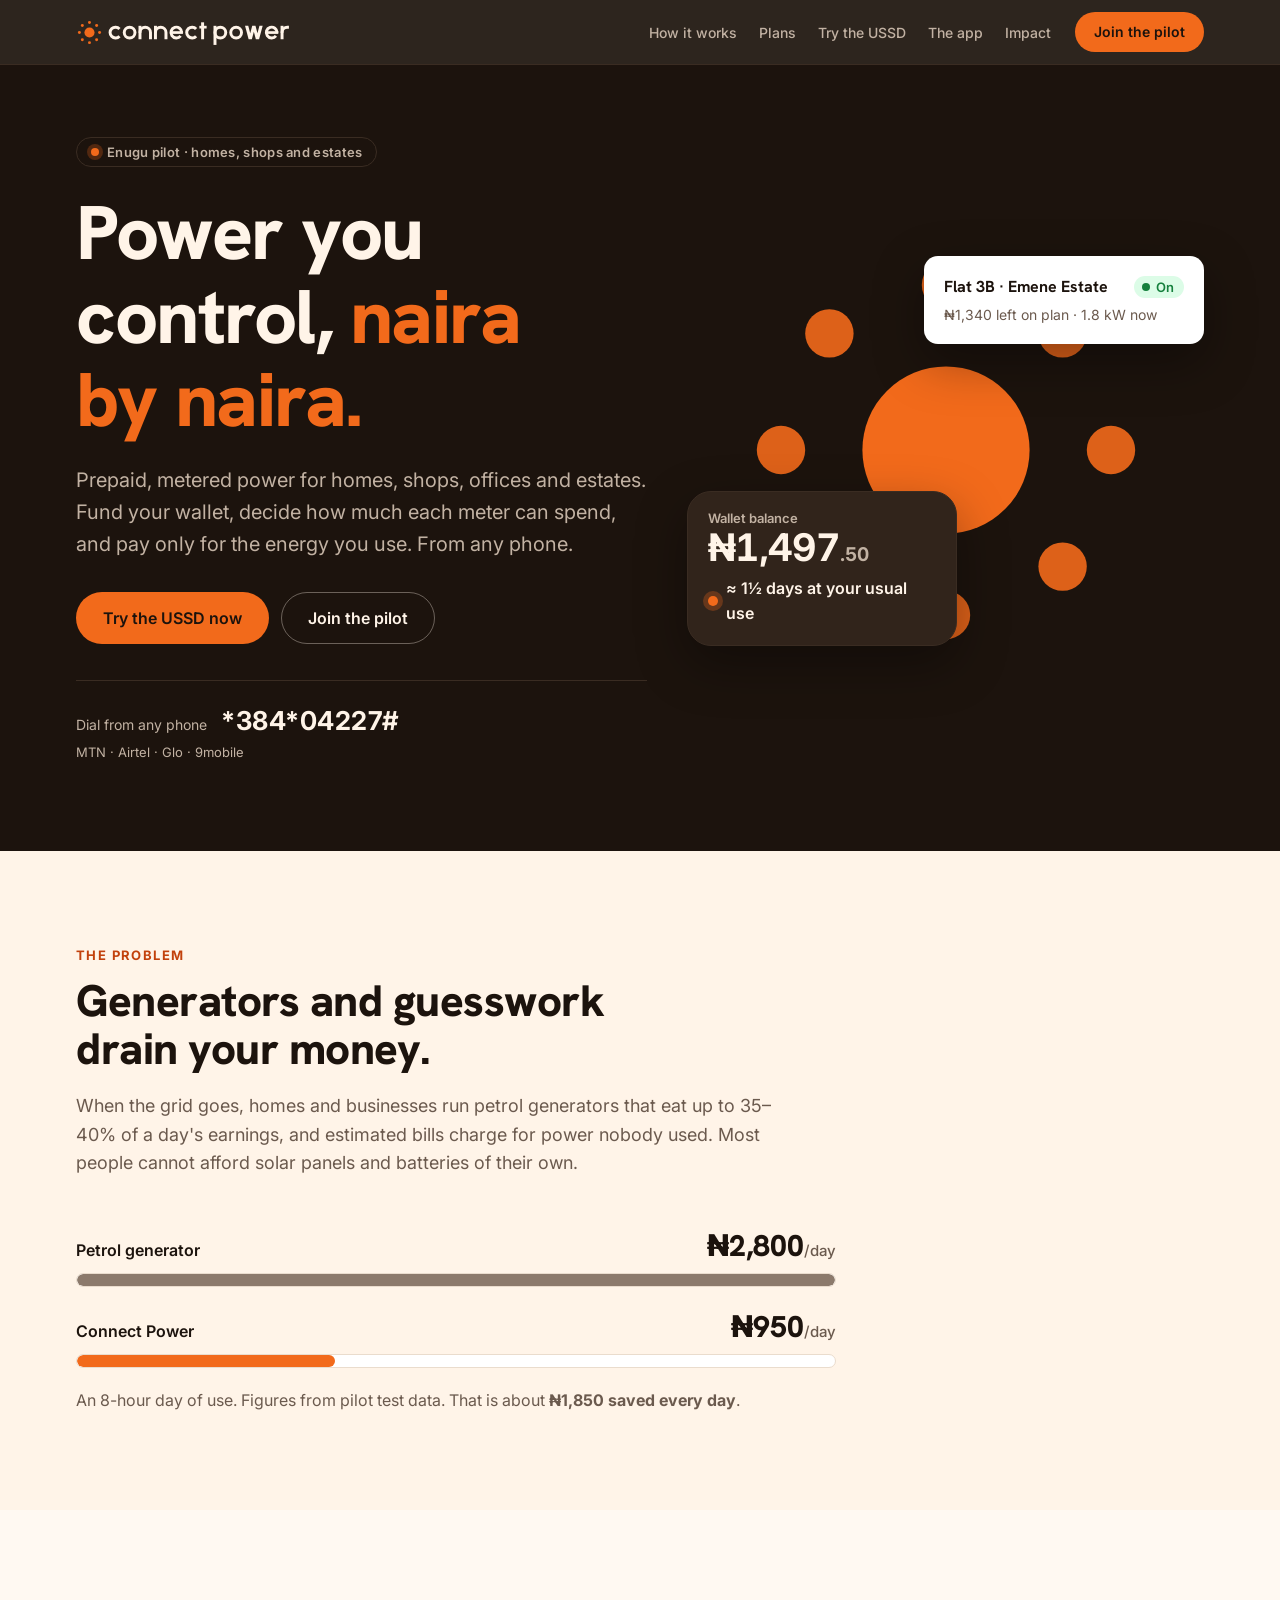
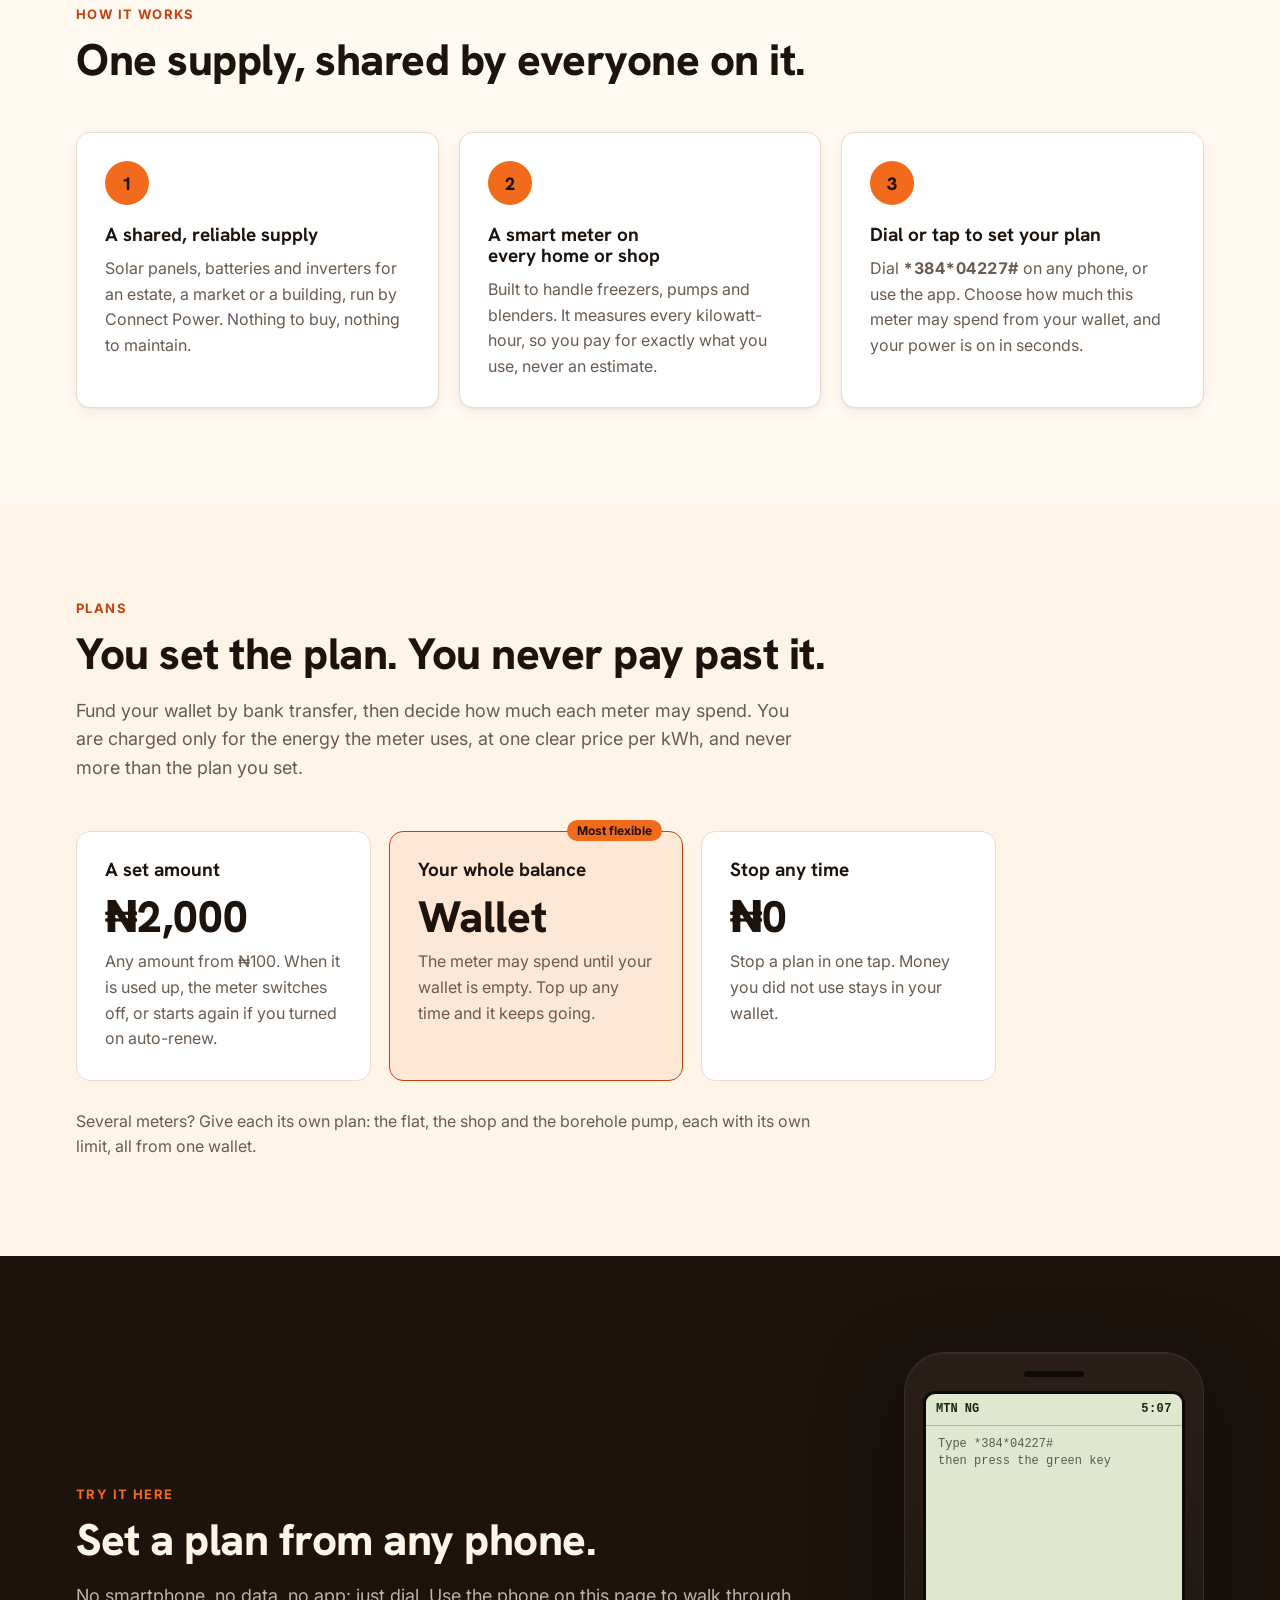
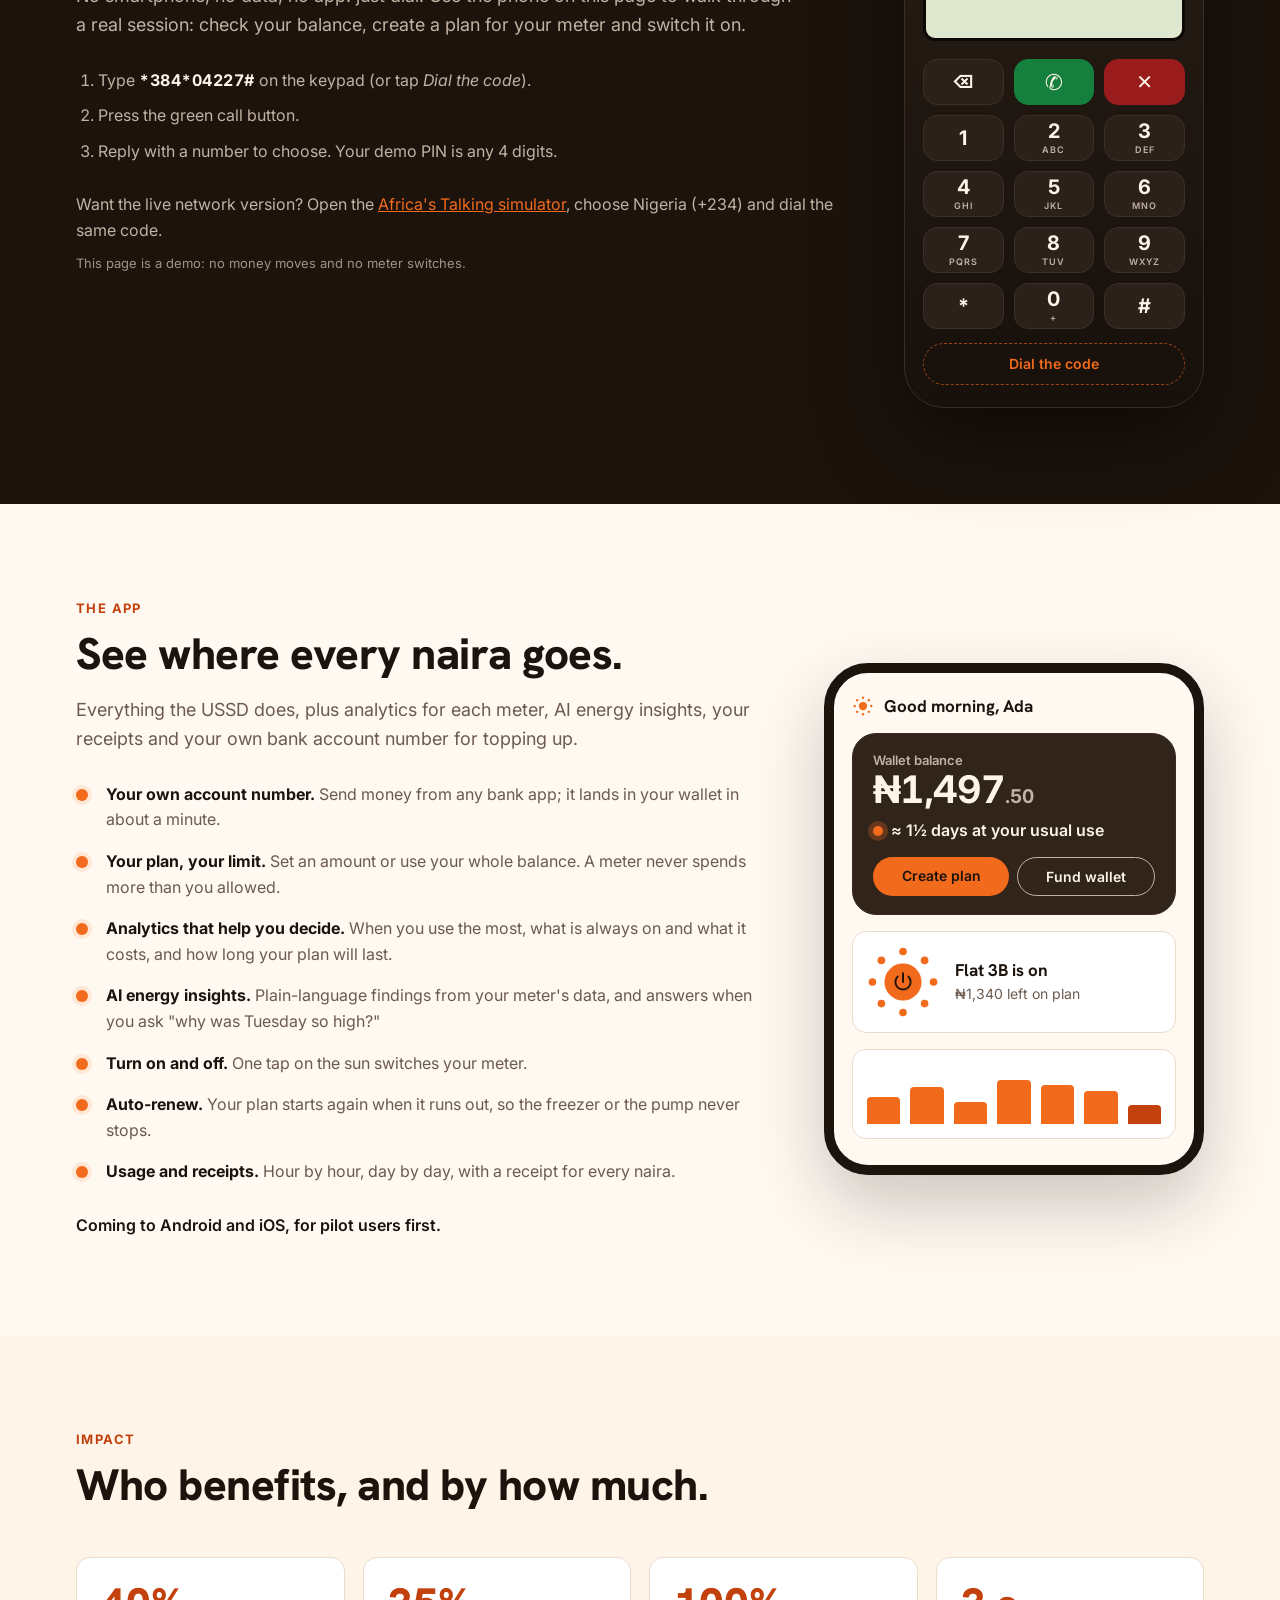
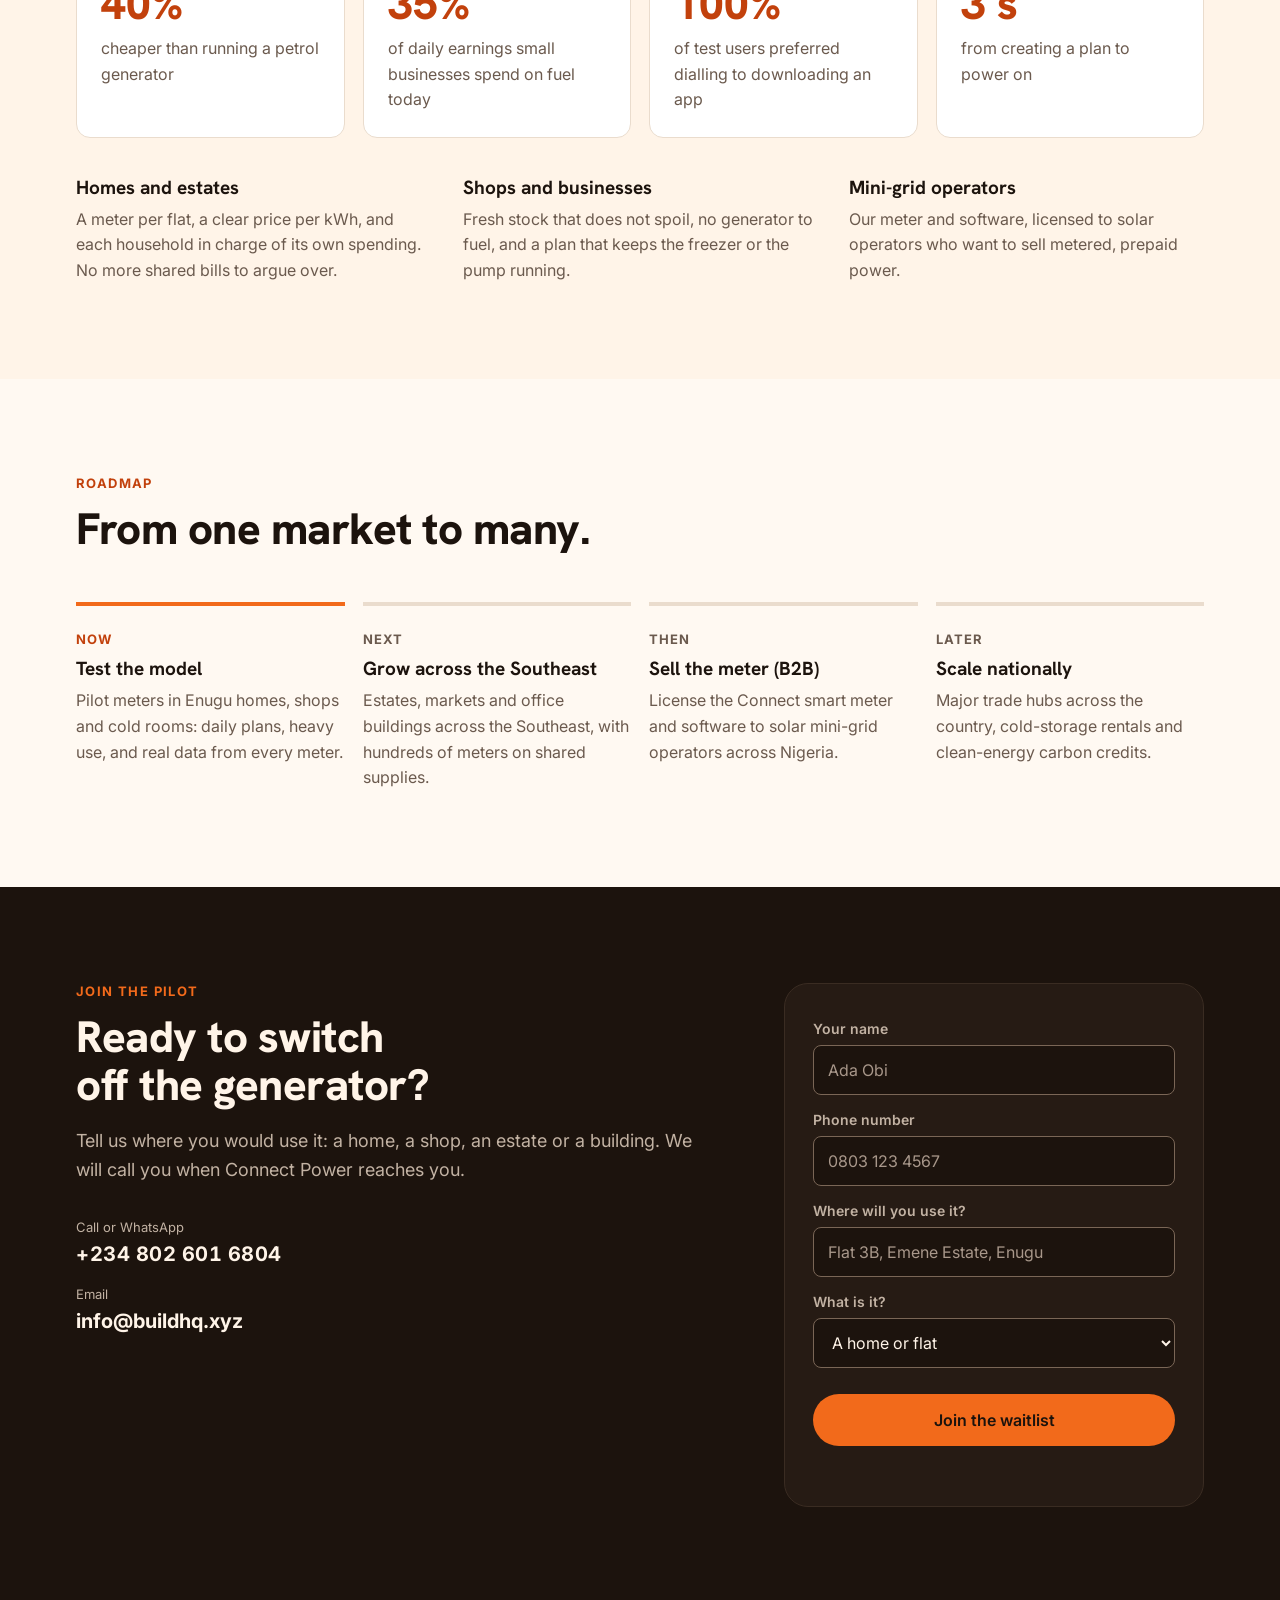
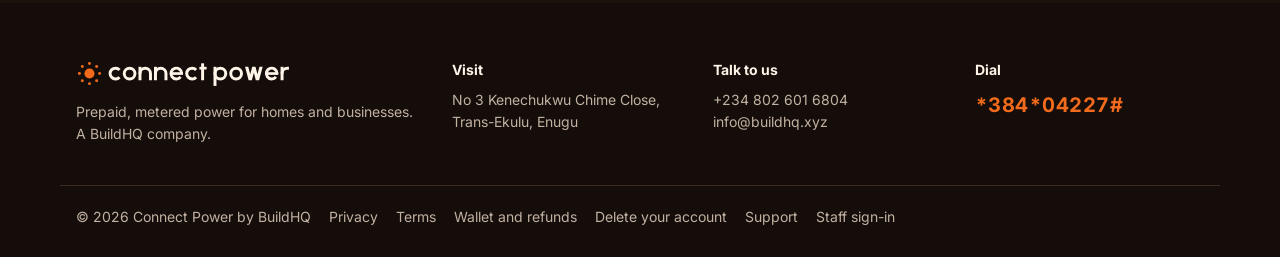
<file: index.html>
<!doctype html>
<html lang="en">
<head>
  <meta charset="utf-8">
  <meta name="viewport" content="width=device-width, initial-scale=1, viewport-fit=cover">
  <title>Connect Power: prepaid power you control</title>
  <meta name="description" content="Prepaid, metered power for homes, shops, offices and estates. Fund your wallet, set how much each meter can spend, and pay only for the energy you use. Dial *384*04227# or use the app.">
  <meta name="theme-color" content="#1C130D">
  <link rel="icon" href="/favicon.ico" sizes="48x48">
  <link rel="icon" href="/favicon.svg" type="image/svg+xml">
  <link rel="apple-touch-icon" href="/apple-touch-icon.png">
  <link rel="manifest" href="/site.webmanifest">
  <meta property="og:title" content="Connect Power: prepaid power you control">
  <meta property="og:description" content="Fund your wallet, set your own plan for each meter, and pay only for the energy you use.">
  <meta property="og:image" content="/icon-512.png">
  <meta property="og:type" content="website">
  <link rel="preconnect" href="https://fonts.googleapis.com">
  <link rel="preconnect" href="https://fonts.gstatic.com" crossorigin>
  <link rel="stylesheet" href="https://fonts.googleapis.com/css2?family=Hanken+Grotesk:wght@600;700;800&family=Inter:wght@400;500;600;700&display=swap">
  <link rel="stylesheet" href="/assets/styles.css">
</head>
<body>
  <a class="skip" href="#main">Skip to content</a>

  <header class="nav" id="top">
    <div class="wrap nav__inner">
      <a class="nav__logo" href="#top" aria-label="Connect Power home"><img src="/assets/brand/connect-power-horizontal-reversed.svg" alt="Connect Power" width="190" height="30"></a>
      <nav class="nav__links" aria-label="Main">
        <a href="#how">How it works</a>
        <a href="#plans">Plans</a>
        <a href="#try">Try the USSD</a>
        <a href="#app">The app</a>
        <a href="#impact">Impact</a>
      </nav>
      <a class="btn btn--sun btn--sm" href="#pilot">Join the pilot</a>
    </div>
  </header>

  <main id="main">
    <!-- HERO -->
    <section class="hero">
      <div class="wrap hero__grid">
        <div class="hero__copy">
          <p class="eyebrow"><span class="dot"></span>Enugu pilot · homes, shops and estates</p>
          <h1>Power you control, <em>naira by naira.</em></h1>
          <p class="lead">Prepaid, metered power for homes, shops, offices and estates. Fund your wallet, decide how much each meter can spend, and pay only for the energy you use. From any phone.</p>
          <div class="hero__ctas">
            <a class="btn btn--sun" href="#try">Try the USSD now</a>
            <a class="btn btn--ghost" href="#pilot">Join the pilot</a>
          </div>
          <div class="hero__dial">
            <span>Dial from any phone</span>
            <strong class="mono">*384*04227#</strong>
            <span class="hero__dial-note">MTN · Airtel · Glo · 9mobile</span>
          </div>
        </div>

        <div class="hero__visual" aria-hidden="true">
          <svg class="hero__sun" viewBox="0 0 400 400">
            <circle class="hub" cx="200" cy="200" r="76"/>
            <g class="ring">
              <circle cx="200" cy="50" r="22"/><circle cx="306" cy="94" r="22"/><circle cx="350" cy="200" r="22"/><circle cx="306" cy="306" r="22"/>
              <circle cx="200" cy="350" r="22"/><circle cx="94" cy="306" r="22"/><circle cx="50" cy="200" r="22"/><circle cx="94" cy="94" r="22"/>
            </g>
          </svg>
          <div class="card card--balance">
            <div class="label">Wallet balance</div>
            <div class="amount">₦1,497<small>.50</small></div>
            <div class="hours"><span class="glow"></span>≈ 1½ days at your usual use</div>
          </div>
          <div class="card card--meter">
            <div class="row"><b>Flat 3B · Emene Estate</b><span class="chip chip--on">On</span></div>
            <div class="sub">₦1,340 left on plan · 1.8 kW now</div>
          </div>
        </div>
      </div>
    </section>

    <!-- PROBLEM -->
    <section class="section section--light" id="problem">
      <div class="wrap">
        <div class="section__head">
          <p class="kicker">The problem</p>
          <h2>Generators and guesswork drain your money.</h2>
          <p class="sub">When the grid goes, homes and businesses run petrol generators that eat up to 35–40% of a day's earnings, and estimated bills charge for power nobody used. Most people cannot afford solar panels and batteries of their own.</p>
        </div>
        <div class="compare">
          <div class="compare__item compare__item--gen">
            <span class="compare__label">Petrol generator</span>
            <span class="compare__value">₦2,800<small>/day</small></span>
            <div class="bar"><span style="width:100%"></span></div>
          </div>
          <div class="compare__item compare__item--cp">
            <span class="compare__label">Connect Power</span>
            <span class="compare__value">₦950<small>/day</small></span>
            <div class="bar"><span style="width:34%"></span></div>
          </div>
          <p class="compare__note">An 8-hour day of use. Figures from pilot test data. That is about <b>₦1,850 saved every day</b>.</p>
        </div>
      </div>
    </section>

    <!-- HOW IT WORKS -->
    <section class="section" id="how">
      <div class="wrap">
        <div class="section__head">
          <p class="kicker">How it works</p>
          <h2>One supply, shared by everyone on it.</h2>
        </div>
        <ol class="steps">
          <li class="step">
            <span class="step__n">1</span>
            <h3>A shared, reliable supply</h3>
            <p>Solar panels, batteries and inverters for an estate, a market or a building, run by Connect Power. Nothing to buy, nothing to maintain.</p>
          </li>
          <li class="step">
            <span class="step__n">2</span>
            <h3>A smart meter on every home or shop</h3>
            <p>Built to handle freezers, pumps and blenders. It measures every kilowatt-hour, so you pay for exactly what you use, never an estimate.</p>
          </li>
          <li class="step">
            <span class="step__n">3</span>
            <h3>Dial or tap to set your plan</h3>
            <p>Dial <b class="mono">*384*04227#</b> on any phone, or use the app. Choose how much this meter may spend from your wallet, and your power is on in seconds.</p>
          </li>
        </ol>
      </div>
    </section>

    <!-- PLANS -->
    <section class="section section--light" id="plans">
      <div class="wrap">
        <div class="section__head">
          <p class="kicker">Plans</p>
          <h2>You set the plan. You never pay past it.</h2>
          <p class="sub">Fund your wallet by bank transfer, then decide how much each meter may spend. You are charged only for the energy the meter uses, at one clear price per kWh, and never more than the plan you set.</p>
        </div>
        <div class="plans">
          <article class="plan">
            <h3>A set amount</h3>
            <p class="plan__price">₦2,000</p>
            <p class="plan__note">Any amount from ₦100. When it is used up, the meter switches off, or starts again if you turned on auto-renew.</p>
          </article>
          <article class="plan plan--best">
            <span class="plan__tag">Most flexible</span>
            <h3>Your whole balance</h3>
            <p class="plan__price">Wallet</p>
            <p class="plan__note">The meter may spend until your wallet is empty. Top up any time and it keeps going.</p>
          </article>
          <article class="plan">
            <h3>Stop any time</h3>
            <p class="plan__price">₦0</p>
            <p class="plan__note">Stop a plan in one tap. Money you did not use stays in your wallet.</p>
          </article>
        </div>
        <p class="plans__more">Several meters? Give each its own plan: the flat, the shop and the borehole pump, each with its own limit, all from one wallet.</p>
      </div>
    </section>

    <!-- USSD SIMULATOR -->
    <section class="section section--dark" id="try">
      <div class="wrap try">
        <div class="try__copy">
          <p class="kicker kicker--sun">Try it here</p>
          <h2>Set a plan from any phone.</h2>
          <p class="sub">No smartphone, no data, no app: just dial. Use the phone on this page to walk through a real session: check your balance, create a plan for your meter and switch it on.</p>
          <ol class="try__steps">
            <li>Type <b class="mono">*384*04227#</b> on the keypad (or tap <i>Dial the code</i>).</li>
            <li>Press the green call button.</li>
            <li>Reply with a number to choose. Your demo PIN is any 4 digits.</li>
          </ol>
          <p class="try__live">Want the live network version? Open the <a href="https://developers.africastalking.com/simulator" target="_blank" rel="noopener">Africa's Talking simulator</a>, choose Nigeria (+234) and dial the same code.</p>
          <p class="try__fine">This page is a demo: no money moves and no meter switches.</p>
        </div>

        <div class="phone" id="ussd" aria-label="USSD demo phone">
          <div class="phone__speaker" aria-hidden="true"></div>
          <div class="phone__screen">
            <div class="phone__status"><span>MTN NG</span><span class="mono" id="ussd-clock">10:30</span></div>
            <div class="phone__view" id="ussd-view" aria-live="polite"></div>
          </div>
          <div class="phone__keys" role="group" aria-label="Keypad">
            <button type="button" class="key key--soft" data-act="clear" aria-label="Delete">⌫</button>
            <button type="button" class="key key--call" data-act="send" aria-label="Call or send">✆</button>
            <button type="button" class="key key--end" data-act="end" aria-label="End">✕</button>
            <button type="button" class="key" data-key="1">1</button>
            <button type="button" class="key" data-key="2">2<small>ABC</small></button>
            <button type="button" class="key" data-key="3">3<small>DEF</small></button>
            <button type="button" class="key" data-key="4">4<small>GHI</small></button>
            <button type="button" class="key" data-key="5">5<small>JKL</small></button>
            <button type="button" class="key" data-key="6">6<small>MNO</small></button>
            <button type="button" class="key" data-key="7">7<small>PQRS</small></button>
            <button type="button" class="key" data-key="8">8<small>TUV</small></button>
            <button type="button" class="key" data-key="9">9<small>WXYZ</small></button>
            <button type="button" class="key" data-key="*">*</button>
            <button type="button" class="key" data-key="0">0<small>+</small></button>
            <button type="button" class="key" data-key="#">#</button>
          </div>
          <button type="button" class="phone__shortcut" id="ussd-dial">Dial the code</button>
        </div>
      </div>
    </section>

    <!-- APP -->
    <section class="section" id="app">
      <div class="wrap app">
        <div class="app__copy">
          <p class="kicker">The app</p>
          <h2>See where every naira goes.</h2>
          <p class="sub">Everything the USSD does, plus analytics for each meter, AI energy insights, your receipts and your own bank account number for topping up.</p>
          <ul class="features">
            <li><b>Your own account number.</b> Send money from any bank app; it lands in your wallet in about a minute.</li>
            <li><b>Your plan, your limit.</b> Set an amount or use your whole balance. A meter never spends more than you allowed.</li>
            <li><b>Analytics that help you decide.</b> When you use the most, what is always on and what it costs, and how long your plan will last.</li>
            <li><b>AI energy insights.</b> Plain-language findings from your meter's data, and answers when you ask "why was Tuesday so high?"</li>
            <li><b>Turn on and off.</b> One tap on the sun switches your meter.</li>
            <li><b>Auto-renew.</b> Your plan starts again when it runs out, so the freezer or the pump never stops.</li>
            <li><b>Usage and receipts.</b> Hour by hour, day by day, with a receipt for every naira.</li>
          </ul>
          <p class="app__soon">Coming to Android and iOS, for pilot users first.</p>
        </div>
        <div class="app__mock" aria-hidden="true">
          <div class="mock">
            <div class="mock__bar"><img src="/assets/brand/connect-power-symbol.svg" alt="" width="22" height="22"><span>Good morning, Ada</span></div>
            <div class="card card--balance card--flat">
              <div class="label">Wallet balance</div>
              <div class="amount">₦1,497<small>.50</small></div>
              <div class="hours"><span class="glow"></span>≈ 1½ days at your usual use</div>
              <div class="mock__actions"><span class="pill pill--sun">Create plan</span><span class="pill pill--line">Fund wallet</span></div>
            </div>
            <div class="mock__switch">
              <svg viewBox="0 0 132 132"><circle class="hub" cx="66" cy="66" r="34"/><g class="dots"><circle cx="66" cy="10" r="7"/><circle cx="105.6" cy="26.4" r="7"/><circle cx="122" cy="66" r="7"/><circle cx="105.6" cy="105.6" r="7"/><circle cx="66" cy="122" r="7"/><circle cx="26.4" cy="105.6" r="7"/><circle cx="10" cy="66" r="7"/><circle cx="26.4" cy="26.4" r="7"/></g><path d="M66 50v16M56 56a14 14 0 1 0 20 0" fill="none" stroke="#1C130D" stroke-width="3.5" stroke-linecap="round"/></svg>
              <div><b>Flat 3B is on</b><span>₦1,340 left on plan</span></div>
            </div>
            <div class="mock__bars">
              <span style="height:45%"></span><span style="height:62%"></span><span style="height:38%"></span><span style="height:74%"></span><span style="height:66%"></span><span style="height:55%"></span><span class="today" style="height:32%"></span>
            </div>
          </div>
        </div>
      </div>
    </section>

    <!-- IMPACT -->
    <section class="section section--light" id="impact">
      <div class="wrap">
        <div class="section__head">
          <p class="kicker">Impact</p>
          <h2>Who benefits, and by how much.</h2>
        </div>
        <div class="stats">
          <div class="stat"><span class="stat__n">40%</span><span class="stat__l">cheaper than running a petrol generator</span></div>
          <div class="stat"><span class="stat__n">35%</span><span class="stat__l">of daily earnings small businesses spend on fuel today</span></div>
          <div class="stat"><span class="stat__n">100%</span><span class="stat__l">of test users preferred dialling to downloading an app</span></div>
          <div class="stat"><span class="stat__n">3 s</span><span class="stat__l">from creating a plan to power on</span></div>
        </div>
        <div class="who">
          <div class="who__item"><h3>Homes and estates</h3><p>A meter per flat, a clear price per kWh, and each household in charge of its own spending. No more shared bills to argue over.</p></div>
          <div class="who__item"><h3>Shops and businesses</h3><p>Fresh stock that does not spoil, no generator to fuel, and a plan that keeps the freezer or the pump running.</p></div>
          <div class="who__item"><h3>Mini-grid operators</h3><p>Our meter and software, licensed to solar operators who want to sell metered, prepaid power.</p></div>
        </div>
      </div>
    </section>

    <!-- ROADMAP -->
    <section class="section" id="roadmap">
      <div class="wrap">
        <div class="section__head">
          <p class="kicker">Roadmap</p>
          <h2>From one market to many.</h2>
        </div>
        <ol class="roadmap">
          <li class="is-now"><span class="roadmap__when">Now</span><h3>Test the model</h3><p>Pilot meters in Enugu homes, shops and cold rooms: daily plans, heavy use, and real data from every meter.</p></li>
          <li><span class="roadmap__when">Next</span><h3>Grow across the Southeast</h3><p>Estates, markets and office buildings across the Southeast, with hundreds of meters on shared supplies.</p></li>
          <li><span class="roadmap__when">Then</span><h3>Sell the meter (B2B)</h3><p>License the Connect smart meter and software to solar mini-grid operators across Nigeria.</p></li>
          <li><span class="roadmap__when">Later</span><h3>Scale nationally</h3><p>Major trade hubs across the country, cold-storage rentals and clean-energy carbon credits.</p></li>
        </ol>
      </div>
    </section>

    <!-- PILOT / WAITLIST -->
    <section class="section section--dark" id="pilot">
      <div class="wrap pilot">
        <div>
          <p class="kicker kicker--sun">Join the pilot</p>
          <h2>Ready to switch off the generator?</h2>
          <p class="sub">Tell us where you would use it: a home, a shop, an estate or a building. We will call you when Connect Power reaches you.</p>
          <div class="contact">
            <p><span>Call or WhatsApp</span><b class="mono">+234 802 601 6804</b></p>
            <p><span>Email</span><b>info@buildhq.xyz</b></p>
          </div>
        </div>
        <form class="form" id="pilot-form" novalidate>
          <label for="f-name">Your name</label>
          <input id="f-name" name="name" autocomplete="name" required maxlength="80" placeholder="Ada Obi">
          <label for="f-phone">Phone number</label>
          <input id="f-phone" name="phone" inputmode="tel" autocomplete="tel" required maxlength="20" placeholder="0803 123 4567">
          <label for="f-market">Where will you use it?</label>
          <input id="f-market" name="market" required maxlength="120" placeholder="Flat 3B, Emene Estate, Enugu">
          <label for="f-use">What is it?</label>
          <select id="f-use" name="use">
            <option>A home or flat</option>
            <option>A shop or business</option>
            <option>Freezer or cold room</option>
            <option>Pump, office or something else</option>
          </select>
          <button class="btn btn--sun" type="submit">Join the waitlist</button>
          <p class="form__msg" id="pilot-msg" role="status"></p>
        </form>
      </div>
    </section>
  </main>

  <footer class="footer">
    <div class="wrap footer__grid">
      <div>
        <img src="/assets/brand/connect-power-horizontal-reversed.svg" alt="Connect Power" width="190" height="30">
        <p>Prepaid, metered power for homes and businesses. A BuildHQ company.</p>
      </div>
      <div>
        <p class="footer__h">Visit</p>
        <p>No 3 Kenechukwu Chime Close,<br>Trans-Ekulu, Enugu</p>
      </div>
      <div>
        <p class="footer__h">Talk to us</p>
        <p>+234 802 601 6804<br>info@buildhq.xyz</p>
      </div>
      <div>
        <p class="footer__h">Dial</p>
        <p class="mono footer__code">*384*04227#</p>
      </div>
    </div>
    <div class="wrap footer__base footer__links">
      <span>© <span id="year">2026</span> Connect Power by BuildHQ</span>
      <a href="/privacy/">Privacy</a><a href="/terms/">Terms</a><a href="/wallet-and-refunds/">Wallet and refunds</a><a href="/delete-account/">Delete your account</a><a href="/support/">Support</a><a href="/admin/">Staff sign-in</a>
    </div>
  </footer>

  <script src="/assets/app.js" defer></script>
</body>
</html>
</file>
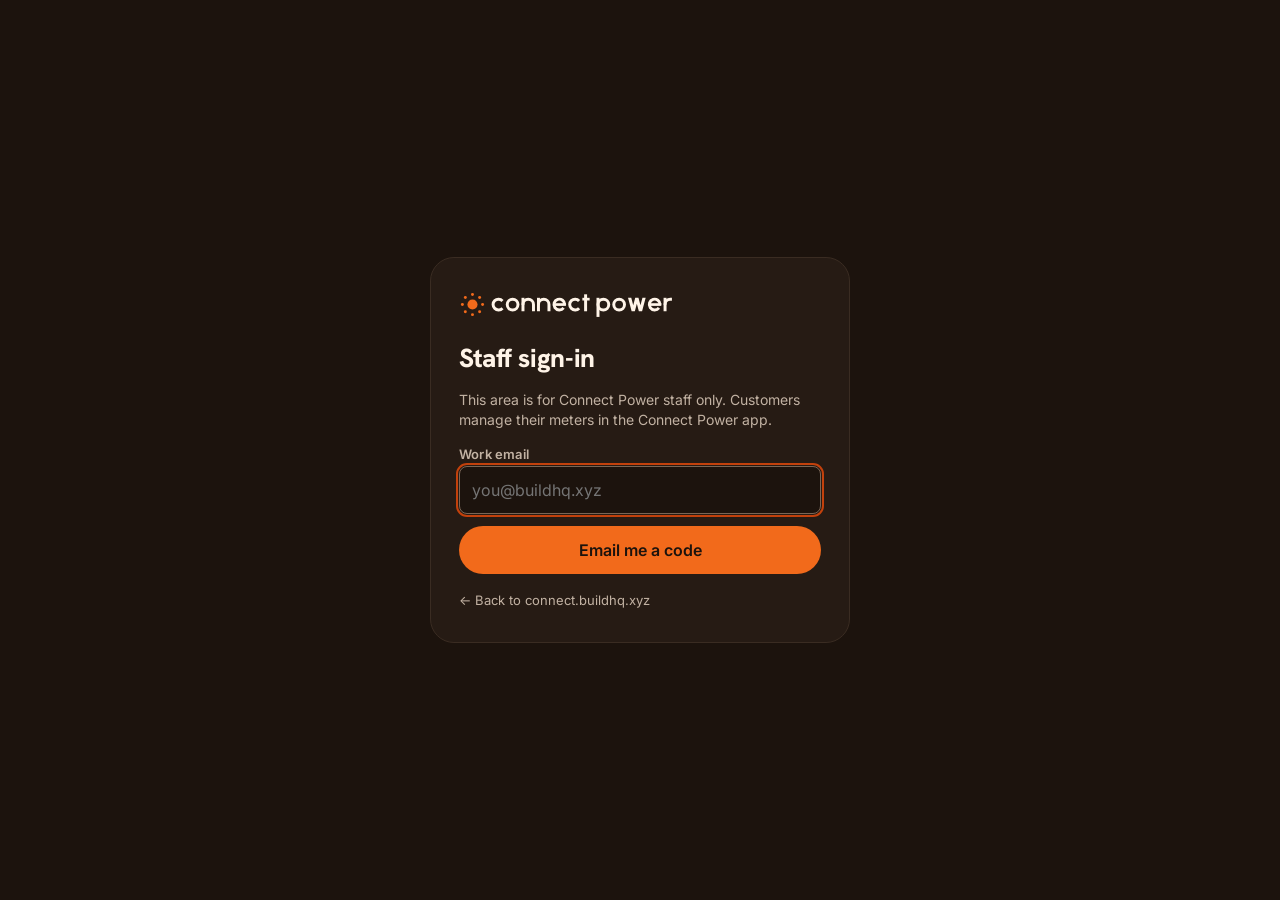
<file: admin/index.html>
<!doctype html>
<html lang="en">
  <head>
    <meta charset="utf-8" />
    <meta name="viewport" content="width=device-width, initial-scale=1" />
    <meta name="robots" content="noindex, nofollow" />
    <meta name="theme-color" content="#1C130D" />
    <link rel="icon" href="/admin/favicon.svg" type="image/svg+xml" />
    <title>Connect Power Admin</title>
    <script type="module" crossorigin src="/admin/assets/index-bFi8SLKW.js"></script>
    <link rel="stylesheet" crossorigin href="/admin/assets/index-BQkK8ljn.css">
  </head>
  <body>
    <div id="root"></div>
  </body>
</html>
</file>
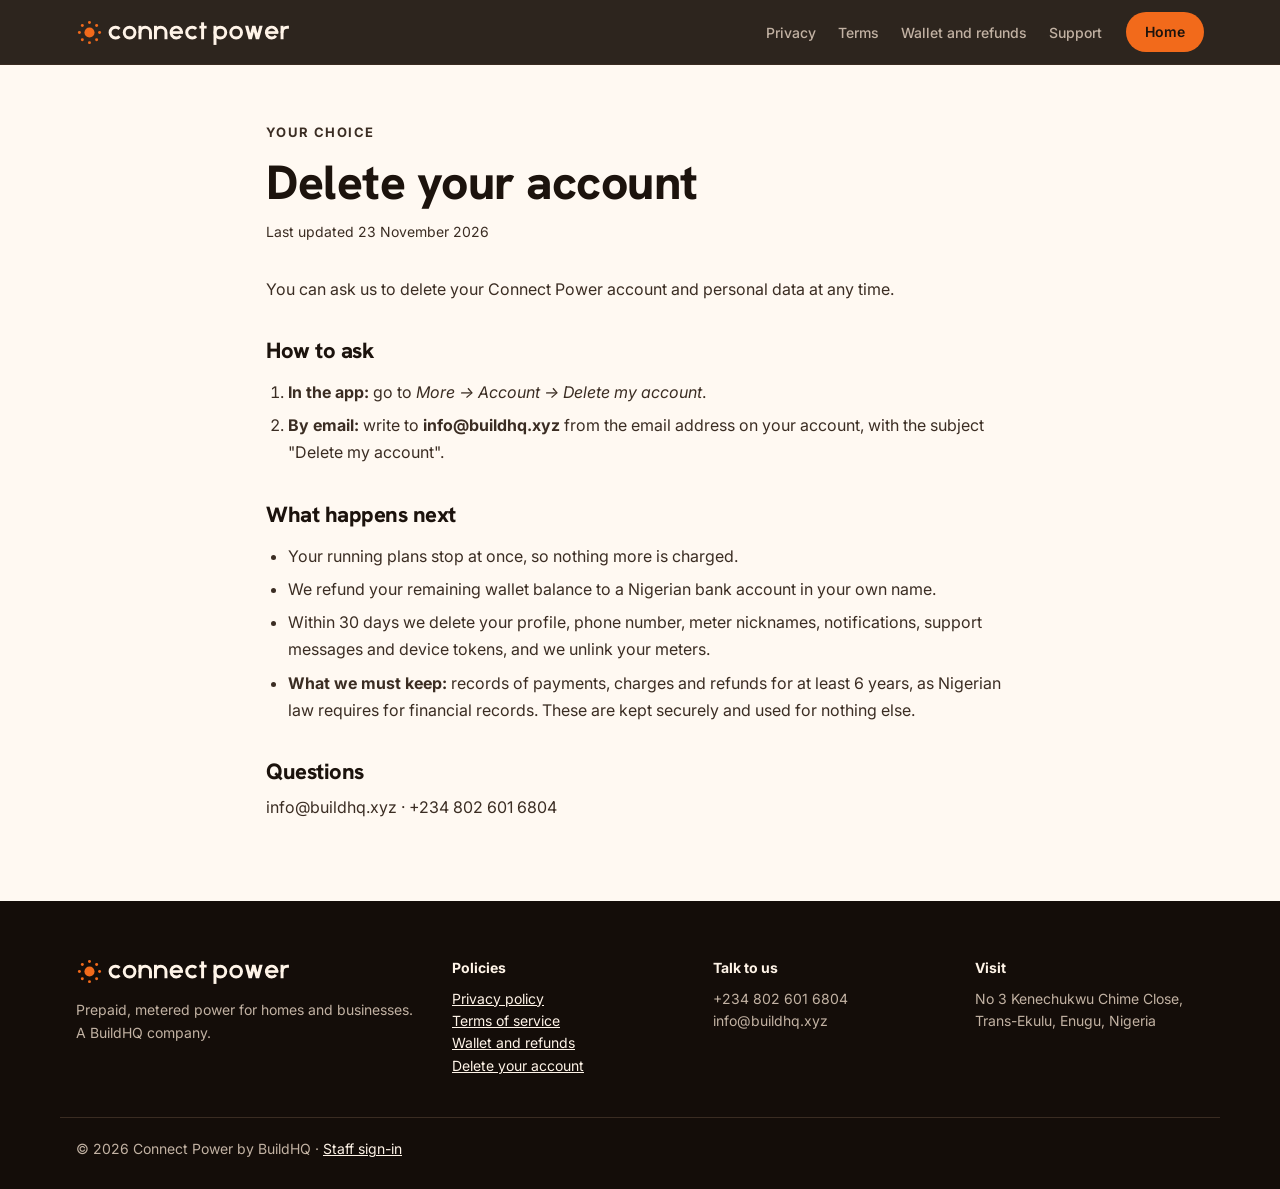
<file: delete-account/index.html>
<!doctype html>
<html lang="en">
<head>
  <meta charset="utf-8">
  <meta name="viewport" content="width=device-width, initial-scale=1, viewport-fit=cover">
  <title>Delete your account | Connect Power</title>
  <meta name="description" content="How to delete your Connect Power account and what happens to your data.">
  <meta name="theme-color" content="#1C130D">
  <link rel="icon" href="/favicon.ico" sizes="48x48">
  <link rel="icon" href="/favicon.svg" type="image/svg+xml">
  <link rel="preconnect" href="https://fonts.googleapis.com">
  <link rel="preconnect" href="https://fonts.gstatic.com" crossorigin>
  <link rel="stylesheet" href="https://fonts.googleapis.com/css2?family=Hanken+Grotesk:wght@600;700;800&family=Inter:wght@400;500;600;700&display=swap">
  <link rel="stylesheet" href="/assets/styles.css">
  <link rel="stylesheet" href="/assets/legal.css">
</head>
<body>
  <header class="nav">
    <div class="wrap nav__inner">
      <a class="nav__logo" href="/" aria-label="Connect Power home"><img src="/assets/brand/connect-power-horizontal-reversed.svg" alt="Connect Power" width="190" height="30"></a>
      <nav class="nav__links" aria-label="Policies">
        <a href="/privacy/">Privacy</a><a href="/terms/">Terms</a><a href="/wallet-and-refunds/">Wallet and refunds</a><a href="/support/">Support</a>
      </nav>
      <a class="btn btn--sun btn--sm" href="/">Home</a>
    </div>
  </header>
  <main id="main" class="legal wrap">
    <p class="kicker">Your choice</p>
    <h1>Delete your account</h1>
    <p class="legal__updated">Last updated 23 November 2026</p>

<p>You can ask us to delete your Connect Power account and personal data at any time.</p>

<h2>How to ask</h2>
<ol>
  <li><b>In the app:</b> go to <i>More → Account → Delete my account</i>.</li>
  <li><b>By email:</b> write to <b>info@buildhq.xyz</b> from the email address on your account, with the subject "Delete my account".</li>
</ol>

<h2>What happens next</h2>
<ul>
  <li>Your running plans stop at once, so nothing more is charged.</li>
  <li>We refund your remaining wallet balance to a Nigerian bank account in your own name.</li>
  <li>Within 30 days we delete your profile, phone number, meter nicknames, notifications, support messages and device tokens, and we unlink your meters.</li>
  <li><b>What we must keep:</b> records of payments, charges and refunds for at least 6 years, as Nigerian law requires for financial records. These are kept securely and used for nothing else.</li>
</ul>

<h2>Questions</h2>
<p>info@buildhq.xyz · +234 802 601 6804</p>
  </main>
  <footer class="footer">
    <div class="wrap footer__grid">
      <div><img src="/assets/brand/connect-power-horizontal-reversed.svg" alt="Connect Power" width="190" height="30"><p>Prepaid, metered power for homes and businesses. A BuildHQ company.</p></div>
      <div><p class="footer__h">Policies</p><p><a href="/privacy/">Privacy policy</a><br><a href="/terms/">Terms of service</a><br><a href="/wallet-and-refunds/">Wallet and refunds</a><br><a href="/delete-account/">Delete your account</a></p></div>
      <div><p class="footer__h">Talk to us</p><p>+234 802 601 6804<br>info@buildhq.xyz</p></div>
      <div><p class="footer__h">Visit</p><p>No 3 Kenechukwu Chime Close, Trans-Ekulu, Enugu, Nigeria</p></div>
    </div>
    <div class="wrap footer__base">© 2026 Connect Power by BuildHQ · <a href="/admin/">Staff sign-in</a></div>
  </footer>
</body>
</html>
</file>
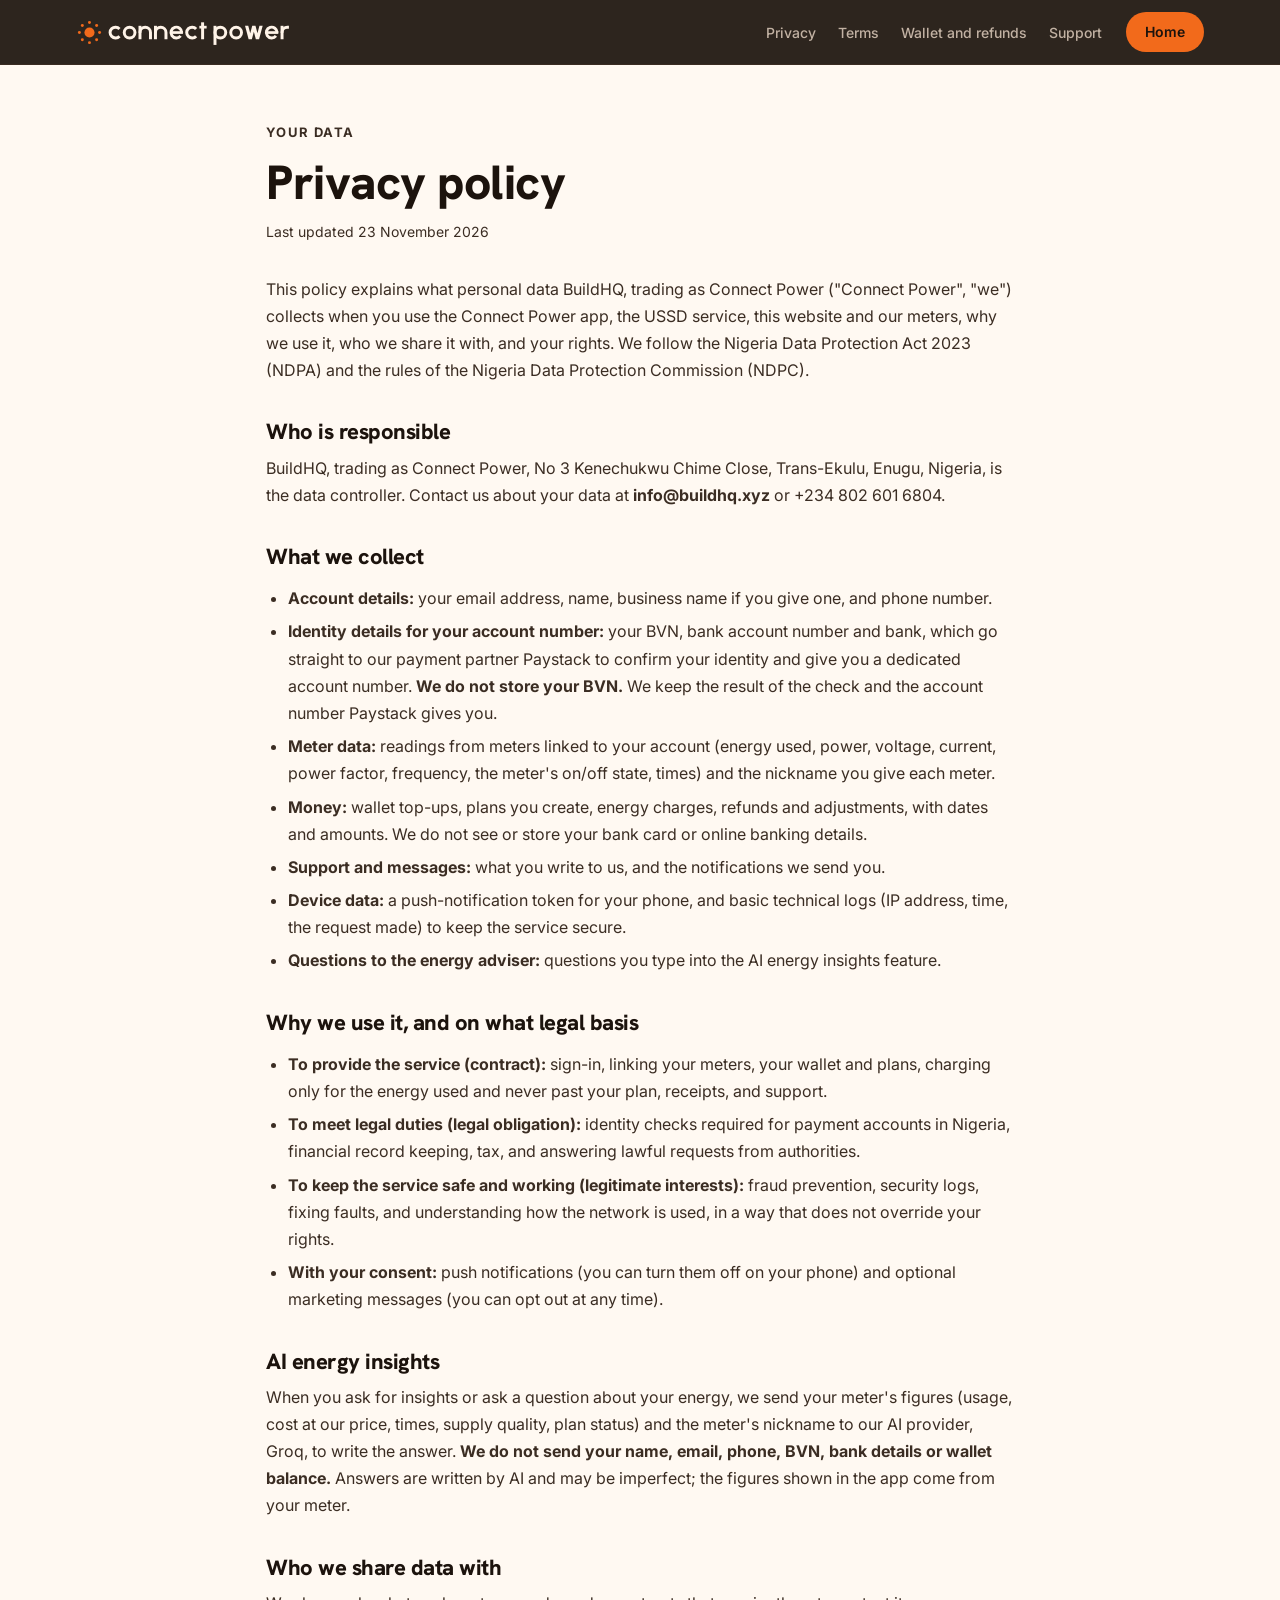
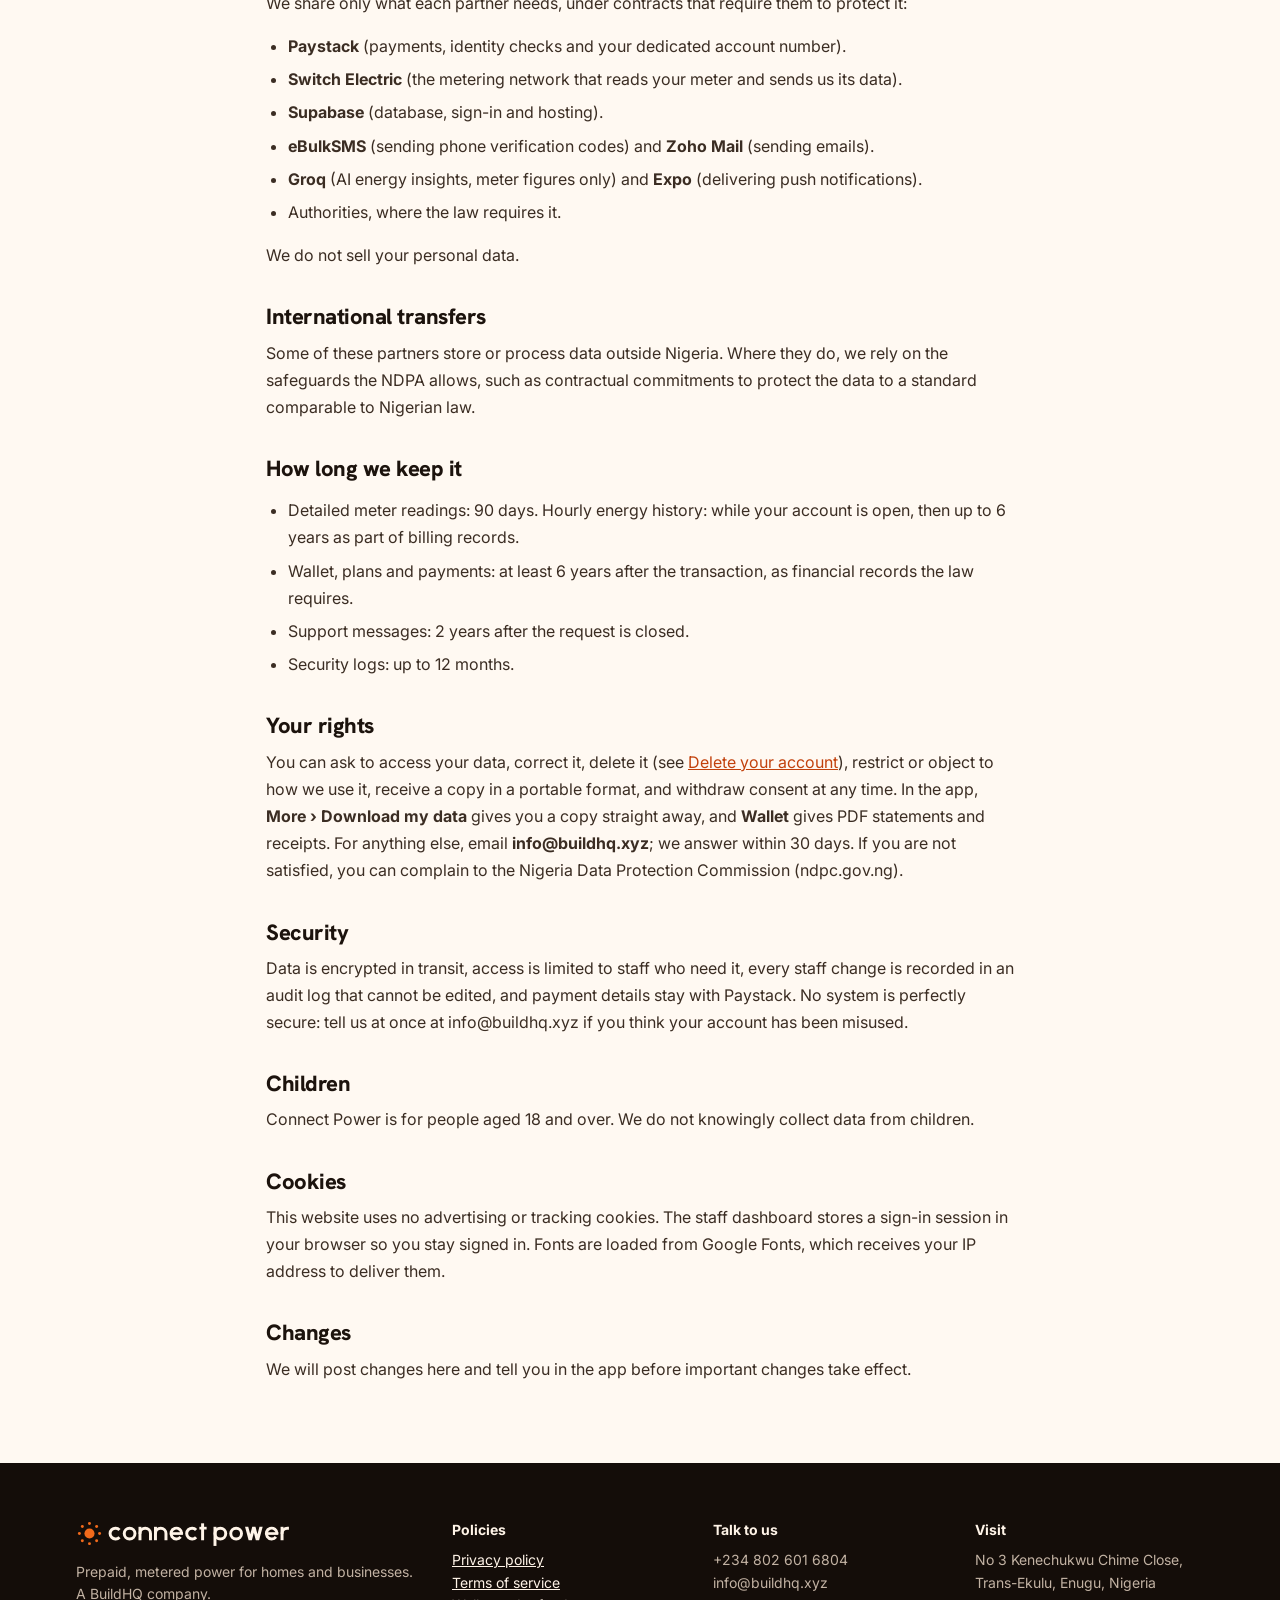
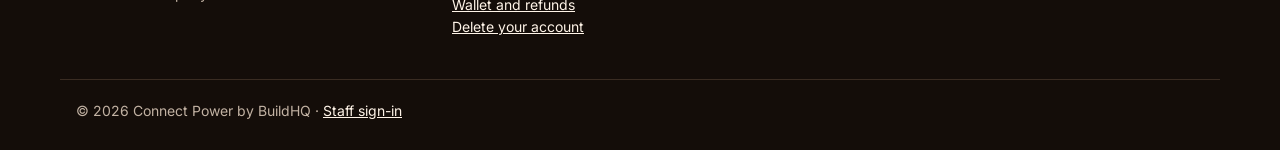
<file: privacy/index.html>
<!doctype html>
<html lang="en">
<head>
  <meta charset="utf-8">
  <meta name="viewport" content="width=device-width, initial-scale=1, viewport-fit=cover">
  <title>Privacy policy | Connect Power</title>
  <meta name="description" content="What Connect Power collects, why, who we share it with and your rights under the Nigeria Data Protection Act 2023.">
  <meta name="theme-color" content="#1C130D">
  <link rel="icon" href="/favicon.ico" sizes="48x48">
  <link rel="icon" href="/favicon.svg" type="image/svg+xml">
  <link rel="preconnect" href="https://fonts.googleapis.com">
  <link rel="preconnect" href="https://fonts.gstatic.com" crossorigin>
  <link rel="stylesheet" href="https://fonts.googleapis.com/css2?family=Hanken+Grotesk:wght@600;700;800&family=Inter:wght@400;500;600;700&display=swap">
  <link rel="stylesheet" href="/assets/styles.css">
  <link rel="stylesheet" href="/assets/legal.css">
</head>
<body>
  <header class="nav">
    <div class="wrap nav__inner">
      <a class="nav__logo" href="/" aria-label="Connect Power home"><img src="/assets/brand/connect-power-horizontal-reversed.svg" alt="Connect Power" width="190" height="30"></a>
      <nav class="nav__links" aria-label="Policies">
        <a href="/privacy/">Privacy</a><a href="/terms/">Terms</a><a href="/wallet-and-refunds/">Wallet and refunds</a><a href="/support/">Support</a>
      </nav>
      <a class="btn btn--sun btn--sm" href="/">Home</a>
    </div>
  </header>
  <main id="main" class="legal wrap">
    <p class="kicker">Your data</p>
    <h1>Privacy policy</h1>
    <p class="legal__updated">Last updated 23 November 2026</p>

<p>This policy explains what personal data BuildHQ, trading as Connect Power ("Connect Power", "we") collects when you use the Connect Power app, the USSD service, this website and our meters, why we use it, who we share it with, and your rights. We follow the Nigeria Data Protection Act 2023 (NDPA) and the rules of the Nigeria Data Protection Commission (NDPC).</p>

<h2>Who is responsible</h2>
<p>BuildHQ, trading as Connect Power, No 3 Kenechukwu Chime Close, Trans-Ekulu, Enugu, Nigeria, is the data controller. Contact us about your data at <b>info@buildhq.xyz</b> or +234 802 601 6804.</p>

<h2>What we collect</h2>
<ul>
  <li><b>Account details:</b> your email address, name, business name if you give one, and phone number.</li>
  <li><b>Identity details for your account number:</b> your BVN, bank account number and bank, which go straight to our payment partner Paystack to confirm your identity and give you a dedicated account number. <b>We do not store your BVN.</b> We keep the result of the check and the account number Paystack gives you.</li>
  <li><b>Meter data:</b> readings from meters linked to your account (energy used, power, voltage, current, power factor, frequency, the meter's on/off state, times) and the nickname you give each meter.</li>
  <li><b>Money:</b> wallet top-ups, plans you create, energy charges, refunds and adjustments, with dates and amounts. We do not see or store your bank card or online banking details.</li>
  <li><b>Support and messages:</b> what you write to us, and the notifications we send you.</li>
  <li><b>Device data:</b> a push-notification token for your phone, and basic technical logs (IP address, time, the request made) to keep the service secure.</li>
  <li><b>Questions to the energy adviser:</b> questions you type into the AI energy insights feature.</li>
</ul>

<h2>Why we use it, and on what legal basis</h2>
<ul>
  <li><b>To provide the service (contract):</b> sign-in, linking your meters, your wallet and plans, charging only for the energy used and never past your plan, receipts, and support.</li>
  <li><b>To meet legal duties (legal obligation):</b> identity checks required for payment accounts in Nigeria, financial record keeping, tax, and answering lawful requests from authorities.</li>
  <li><b>To keep the service safe and working (legitimate interests):</b> fraud prevention, security logs, fixing faults, and understanding how the network is used, in a way that does not override your rights.</li>
  <li><b>With your consent:</b> push notifications (you can turn them off on your phone) and optional marketing messages (you can opt out at any time).</li>
</ul>

<h2>AI energy insights</h2>
<p>When you ask for insights or ask a question about your energy, we send your meter's figures (usage, cost at our price, times, supply quality, plan status) and the meter's nickname to our AI provider, Groq, to write the answer. <b>We do not send your name, email, phone, BVN, bank details or wallet balance.</b> Answers are written by AI and may be imperfect; the figures shown in the app come from your meter.</p>

<h2>Who we share data with</h2>
<p>We share only what each partner needs, under contracts that require them to protect it:</p>
<ul>
  <li><b>Paystack</b> (payments, identity checks and your dedicated account number).</li>
  <li><b>Switch Electric</b> (the metering network that reads your meter and sends us its data).</li>
  <li><b>Supabase</b> (database, sign-in and hosting).</li>
  <li><b>eBulkSMS</b> (sending phone verification codes) and <b>Zoho Mail</b> (sending emails).</li>
  <li><b>Groq</b> (AI energy insights, meter figures only) and <b>Expo</b> (delivering push notifications).</li>
  <li>Authorities, where the law requires it.</li>
</ul>
<p>We do not sell your personal data.</p>

<h2>International transfers</h2>
<p>Some of these partners store or process data outside Nigeria. Where they do, we rely on the safeguards the NDPA allows, such as contractual commitments to protect the data to a standard comparable to Nigerian law.</p>

<h2>How long we keep it</h2>
<ul>
  <li>Detailed meter readings: 90 days. Hourly energy history: while your account is open, then up to 6 years as part of billing records.</li>
  <li>Wallet, plans and payments: at least 6 years after the transaction, as financial records the law requires.</li>
  <li>Support messages: 2 years after the request is closed.</li>
  <li>Security logs: up to 12 months.</li>
</ul>

<h2>Your rights</h2>
<p>You can ask to access your data, correct it, delete it (see <a href="/delete-account/">Delete your account</a>), restrict or object to how we use it, receive a copy in a portable format, and withdraw consent at any time. In the app, <b>More &rsaquo; Download my data</b> gives you a copy straight away, and <b>Wallet</b> gives PDF statements and receipts. For anything else, email <b>info@buildhq.xyz</b>; we answer within 30 days. If you are not satisfied, you can complain to the Nigeria Data Protection Commission (ndpc.gov.ng).</p>

<h2>Security</h2>
<p>Data is encrypted in transit, access is limited to staff who need it, every staff change is recorded in an audit log that cannot be edited, and payment details stay with Paystack. No system is perfectly secure: tell us at once at info@buildhq.xyz if you think your account has been misused.</p>

<h2>Children</h2>
<p>Connect Power is for people aged 18 and over. We do not knowingly collect data from children.</p>

<h2>Cookies</h2>
<p>This website uses no advertising or tracking cookies. The staff dashboard stores a sign-in session in your browser so you stay signed in. Fonts are loaded from Google Fonts, which receives your IP address to deliver them.</p>

<h2>Changes</h2>
<p>We will post changes here and tell you in the app before important changes take effect.</p>
  </main>
  <footer class="footer">
    <div class="wrap footer__grid">
      <div><img src="/assets/brand/connect-power-horizontal-reversed.svg" alt="Connect Power" width="190" height="30"><p>Prepaid, metered power for homes and businesses. A BuildHQ company.</p></div>
      <div><p class="footer__h">Policies</p><p><a href="/privacy/">Privacy policy</a><br><a href="/terms/">Terms of service</a><br><a href="/wallet-and-refunds/">Wallet and refunds</a><br><a href="/delete-account/">Delete your account</a></p></div>
      <div><p class="footer__h">Talk to us</p><p>+234 802 601 6804<br>info@buildhq.xyz</p></div>
      <div><p class="footer__h">Visit</p><p>No 3 Kenechukwu Chime Close, Trans-Ekulu, Enugu, Nigeria</p></div>
    </div>
    <div class="wrap footer__base">© 2026 Connect Power by BuildHQ · <a href="/admin/">Staff sign-in</a></div>
  </footer>
</body>
</html>
</file>
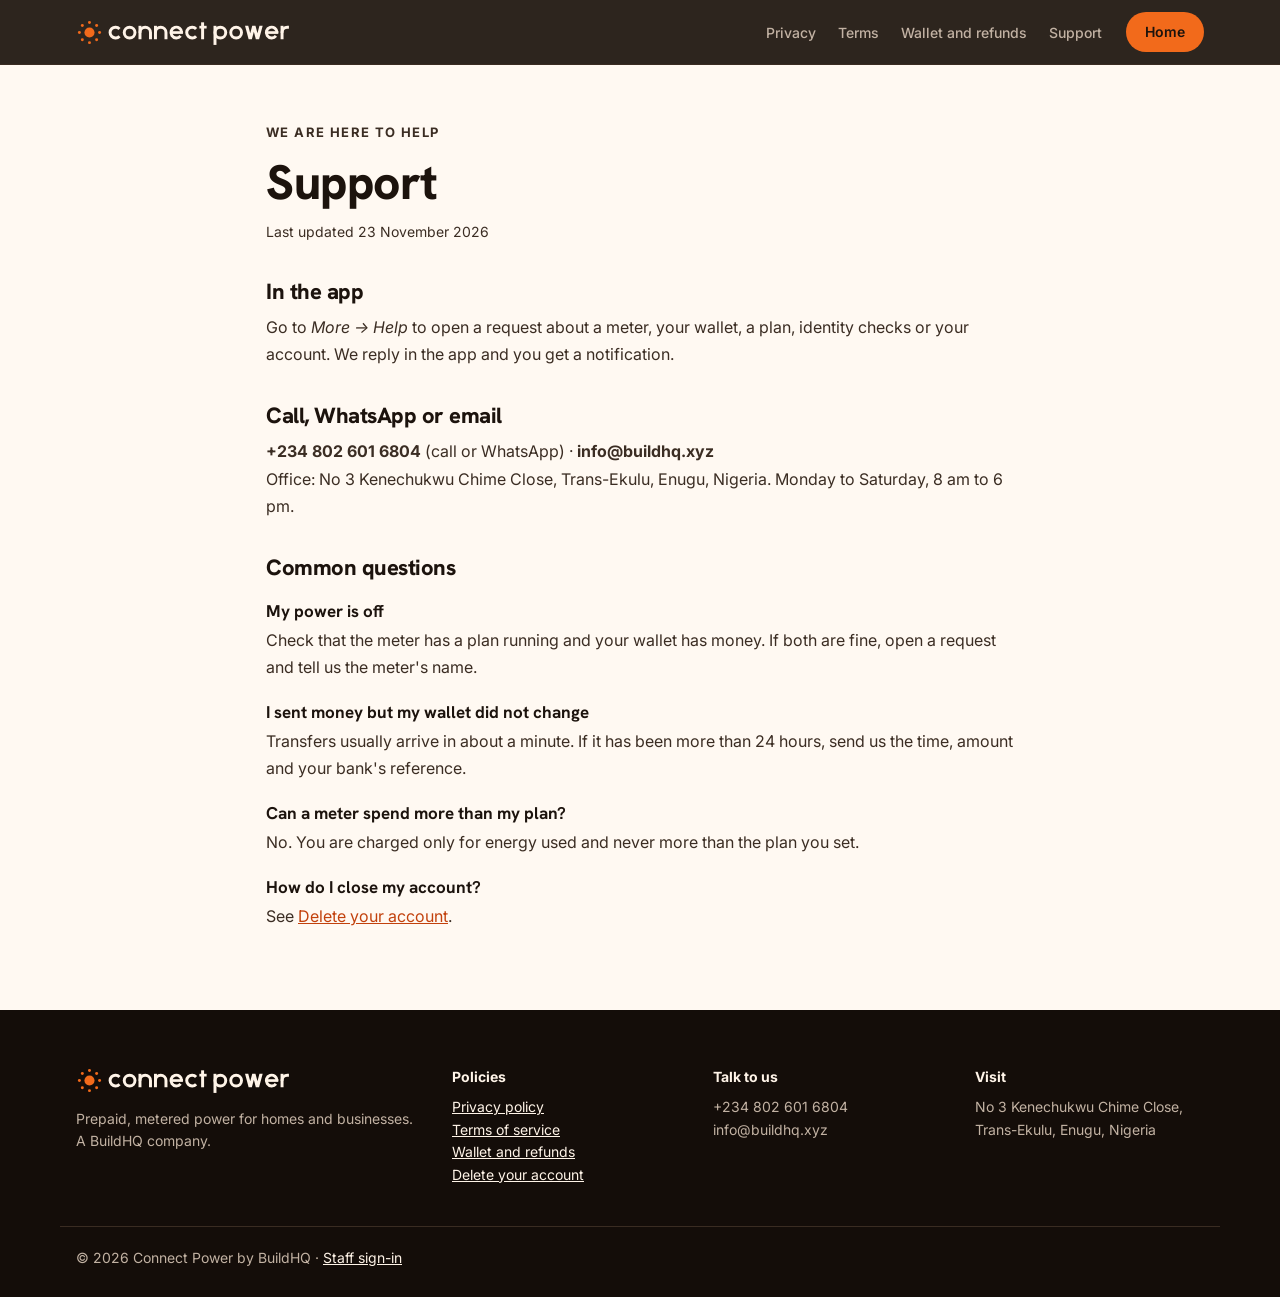
<file: support/index.html>
<!doctype html>
<html lang="en">
<head>
  <meta charset="utf-8">
  <meta name="viewport" content="width=device-width, initial-scale=1, viewport-fit=cover">
  <title>Support | Connect Power</title>
  <meta name="description" content="How to get help with Connect Power: meters, wallet, plans and your account.">
  <meta name="theme-color" content="#1C130D">
  <link rel="icon" href="/favicon.ico" sizes="48x48">
  <link rel="icon" href="/favicon.svg" type="image/svg+xml">
  <link rel="preconnect" href="https://fonts.googleapis.com">
  <link rel="preconnect" href="https://fonts.gstatic.com" crossorigin>
  <link rel="stylesheet" href="https://fonts.googleapis.com/css2?family=Hanken+Grotesk:wght@600;700;800&family=Inter:wght@400;500;600;700&display=swap">
  <link rel="stylesheet" href="/assets/styles.css">
  <link rel="stylesheet" href="/assets/legal.css">
</head>
<body>
  <header class="nav">
    <div class="wrap nav__inner">
      <a class="nav__logo" href="/" aria-label="Connect Power home"><img src="/assets/brand/connect-power-horizontal-reversed.svg" alt="Connect Power" width="190" height="30"></a>
      <nav class="nav__links" aria-label="Policies">
        <a href="/privacy/">Privacy</a><a href="/terms/">Terms</a><a href="/wallet-and-refunds/">Wallet and refunds</a><a href="/support/">Support</a>
      </nav>
      <a class="btn btn--sun btn--sm" href="/">Home</a>
    </div>
  </header>
  <main id="main" class="legal wrap">
    <p class="kicker">We are here to help</p>
    <h1>Support</h1>
    <p class="legal__updated">Last updated 23 November 2026</p>

<h2>In the app</h2>
<p>Go to <i>More → Help</i> to open a request about a meter, your wallet, a plan, identity checks or your account. We reply in the app and you get a notification.</p>

<h2>Call, WhatsApp or email</h2>
<p><b>+234 802 601 6804</b> (call or WhatsApp) · <b>info@buildhq.xyz</b></p>
<p>Office: No 3 Kenechukwu Chime Close, Trans-Ekulu, Enugu, Nigeria. Monday to Saturday, 8 am to 6 pm.</p>

<h2>Common questions</h2>
<h3>My power is off</h3>
<p>Check that the meter has a plan running and your wallet has money. If both are fine, open a request and tell us the meter's name.</p>
<h3>I sent money but my wallet did not change</h3>
<p>Transfers usually arrive in about a minute. If it has been more than 24 hours, send us the time, amount and your bank's reference.</p>
<h3>Can a meter spend more than my plan?</h3>
<p>No. You are charged only for energy used and never more than the plan you set.</p>
<h3>How do I close my account?</h3>
<p>See <a href="/delete-account/">Delete your account</a>.</p>
  </main>
  <footer class="footer">
    <div class="wrap footer__grid">
      <div><img src="/assets/brand/connect-power-horizontal-reversed.svg" alt="Connect Power" width="190" height="30"><p>Prepaid, metered power for homes and businesses. A BuildHQ company.</p></div>
      <div><p class="footer__h">Policies</p><p><a href="/privacy/">Privacy policy</a><br><a href="/terms/">Terms of service</a><br><a href="/wallet-and-refunds/">Wallet and refunds</a><br><a href="/delete-account/">Delete your account</a></p></div>
      <div><p class="footer__h">Talk to us</p><p>+234 802 601 6804<br>info@buildhq.xyz</p></div>
      <div><p class="footer__h">Visit</p><p>No 3 Kenechukwu Chime Close, Trans-Ekulu, Enugu, Nigeria</p></div>
    </div>
    <div class="wrap footer__base">© 2026 Connect Power by BuildHQ · <a href="/admin/">Staff sign-in</a></div>
  </footer>
</body>
</html>
</file>
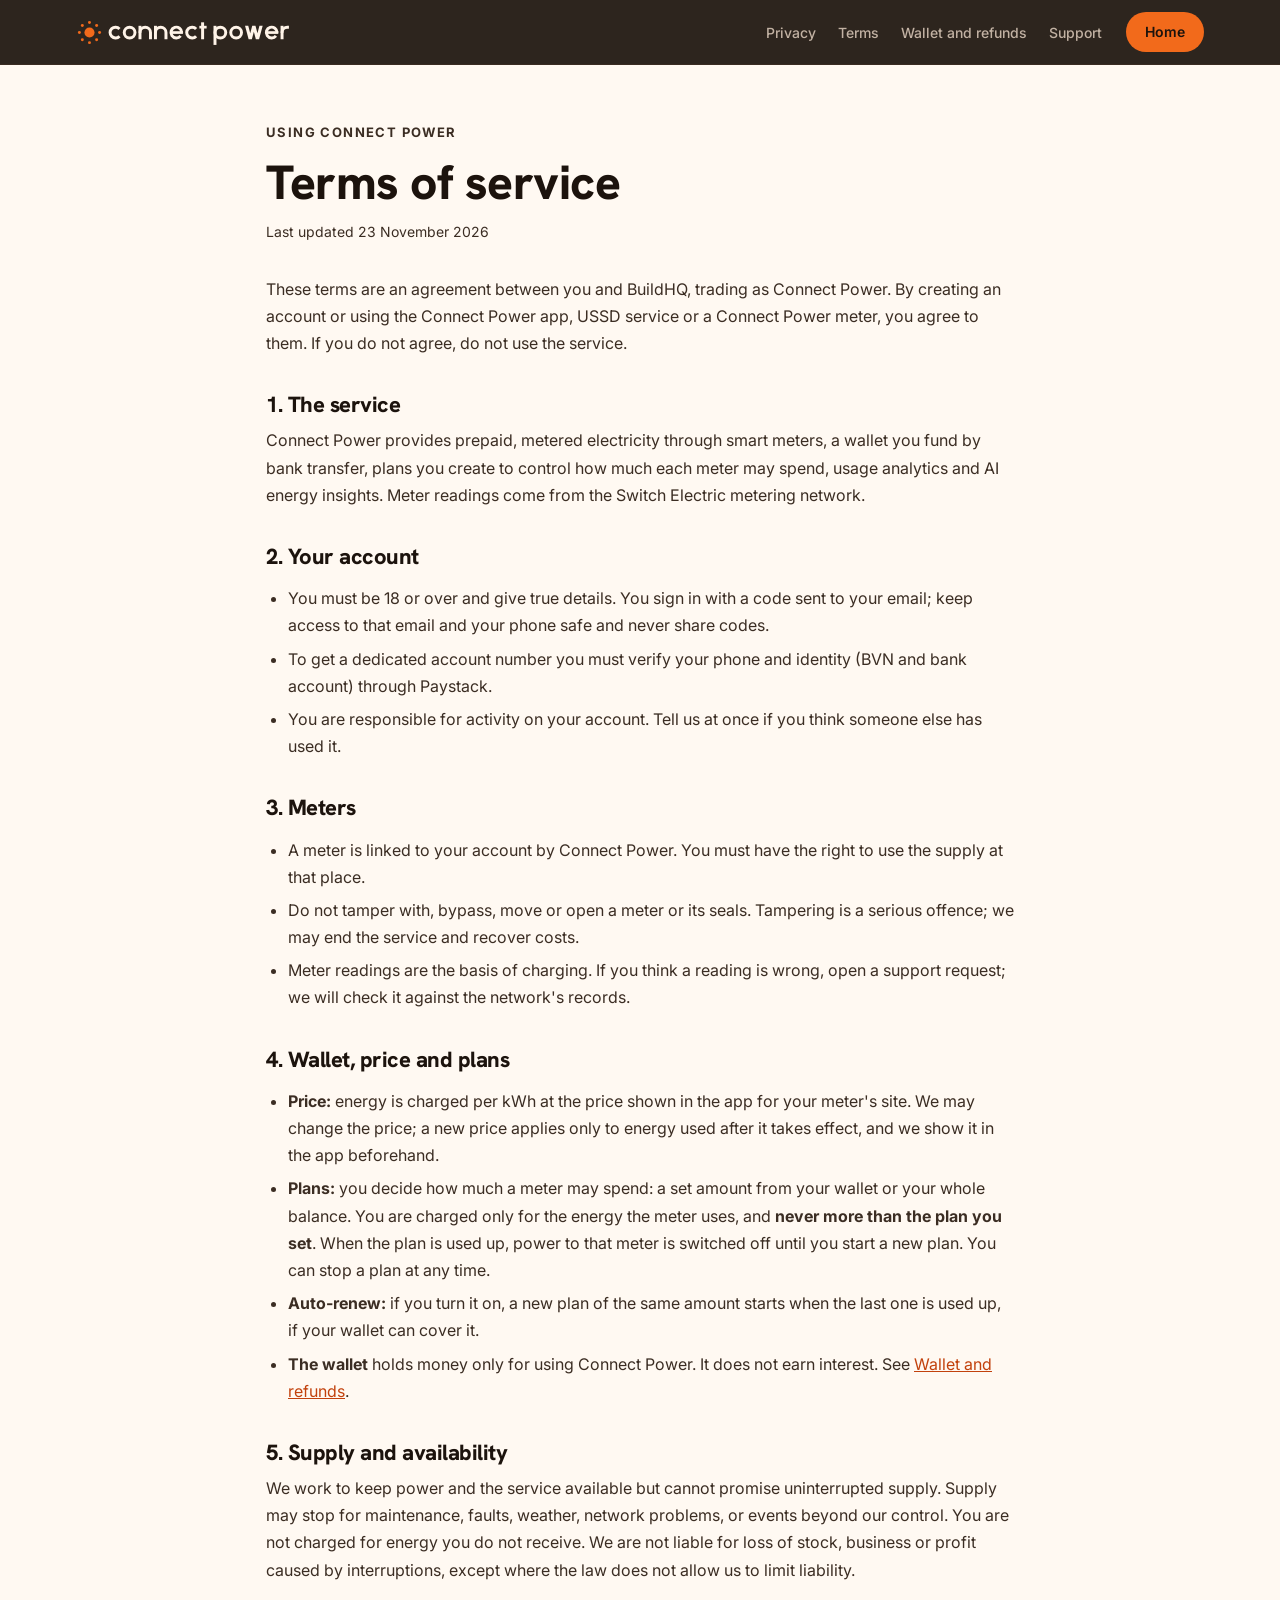
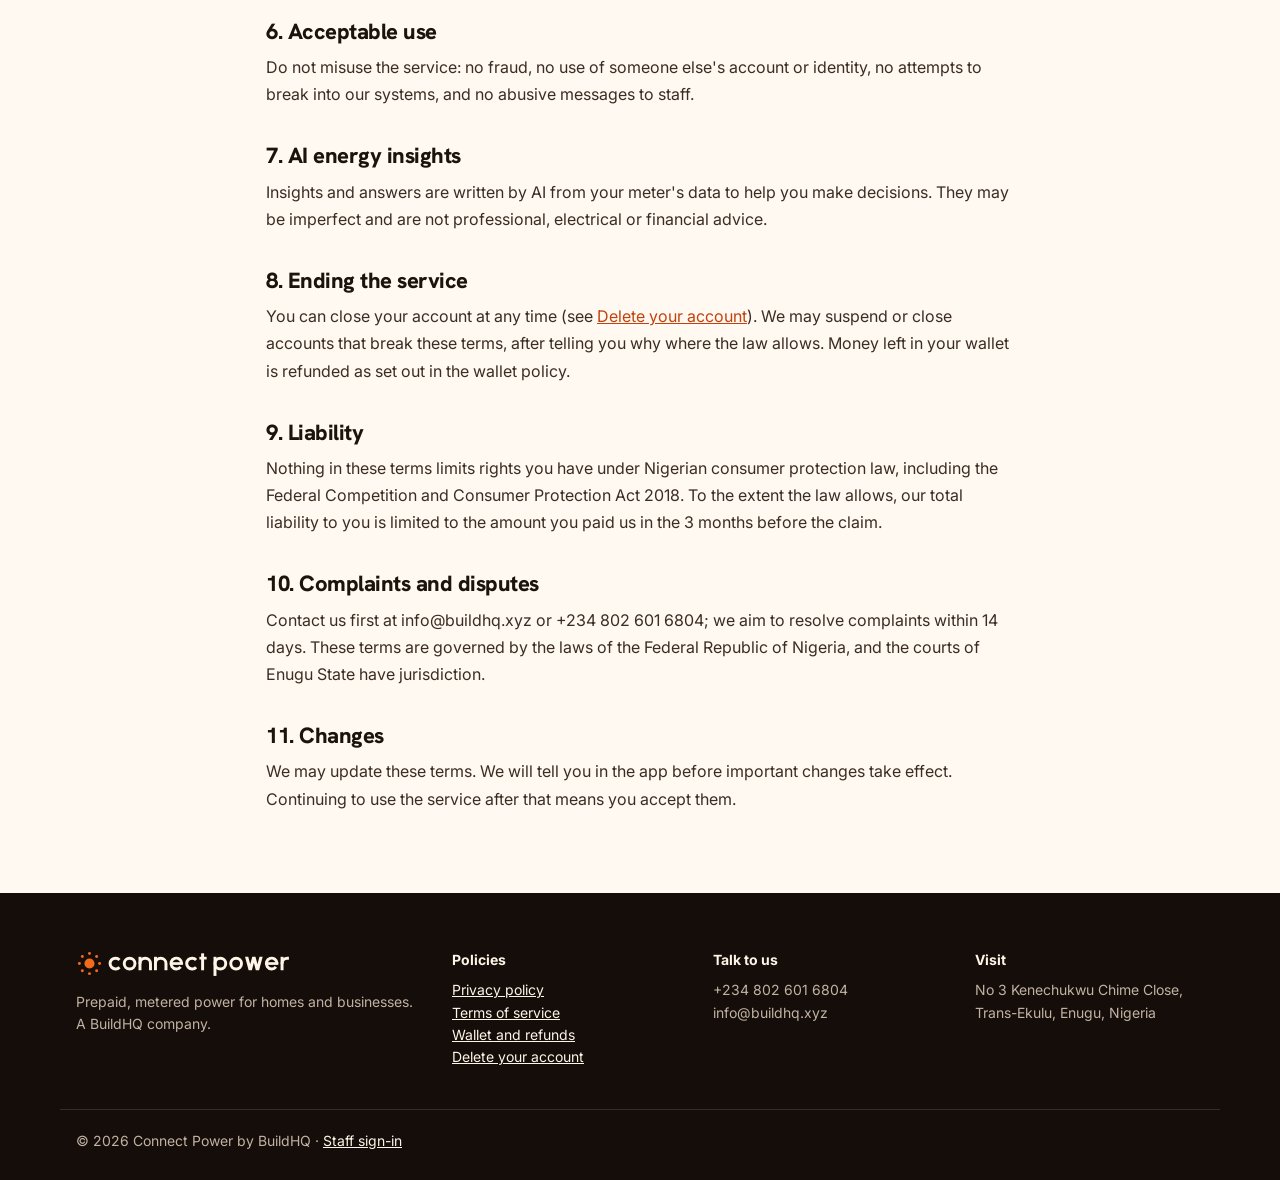
<file: terms/index.html>
<!doctype html>
<html lang="en">
<head>
  <meta charset="utf-8">
  <meta name="viewport" content="width=device-width, initial-scale=1, viewport-fit=cover">
  <title>Terms of service | Connect Power</title>
  <meta name="description" content="The terms for using the Connect Power app, USSD service, wallet, plans and meters.">
  <meta name="theme-color" content="#1C130D">
  <link rel="icon" href="/favicon.ico" sizes="48x48">
  <link rel="icon" href="/favicon.svg" type="image/svg+xml">
  <link rel="preconnect" href="https://fonts.googleapis.com">
  <link rel="preconnect" href="https://fonts.gstatic.com" crossorigin>
  <link rel="stylesheet" href="https://fonts.googleapis.com/css2?family=Hanken+Grotesk:wght@600;700;800&family=Inter:wght@400;500;600;700&display=swap">
  <link rel="stylesheet" href="/assets/styles.css">
  <link rel="stylesheet" href="/assets/legal.css">
</head>
<body>
  <header class="nav">
    <div class="wrap nav__inner">
      <a class="nav__logo" href="/" aria-label="Connect Power home"><img src="/assets/brand/connect-power-horizontal-reversed.svg" alt="Connect Power" width="190" height="30"></a>
      <nav class="nav__links" aria-label="Policies">
        <a href="/privacy/">Privacy</a><a href="/terms/">Terms</a><a href="/wallet-and-refunds/">Wallet and refunds</a><a href="/support/">Support</a>
      </nav>
      <a class="btn btn--sun btn--sm" href="/">Home</a>
    </div>
  </header>
  <main id="main" class="legal wrap">
    <p class="kicker">Using Connect Power</p>
    <h1>Terms of service</h1>
    <p class="legal__updated">Last updated 23 November 2026</p>

<p>These terms are an agreement between you and BuildHQ, trading as Connect Power. By creating an account or using the Connect Power app, USSD service or a Connect Power meter, you agree to them. If you do not agree, do not use the service.</p>

<h2>1. The service</h2>
<p>Connect Power provides prepaid, metered electricity through smart meters, a wallet you fund by bank transfer, plans you create to control how much each meter may spend, usage analytics and AI energy insights. Meter readings come from the Switch Electric metering network.</p>

<h2>2. Your account</h2>
<ul>
  <li>You must be 18 or over and give true details. You sign in with a code sent to your email; keep access to that email and your phone safe and never share codes.</li>
  <li>To get a dedicated account number you must verify your phone and identity (BVN and bank account) through Paystack.</li>
  <li>You are responsible for activity on your account. Tell us at once if you think someone else has used it.</li>
</ul>

<h2>3. Meters</h2>
<ul>
  <li>A meter is linked to your account by Connect Power. You must have the right to use the supply at that place.</li>
  <li>Do not tamper with, bypass, move or open a meter or its seals. Tampering is a serious offence; we may end the service and recover costs.</li>
  <li>Meter readings are the basis of charging. If you think a reading is wrong, open a support request; we will check it against the network's records.</li>
</ul>

<h2>4. Wallet, price and plans</h2>
<ul>
  <li><b>Price:</b> energy is charged per kWh at the price shown in the app for your meter's site. We may change the price; a new price applies only to energy used after it takes effect, and we show it in the app beforehand.</li>
  <li><b>Plans:</b> you decide how much a meter may spend: a set amount from your wallet or your whole balance. You are charged only for the energy the meter uses, and <b>never more than the plan you set</b>. When the plan is used up, power to that meter is switched off until you start a new plan. You can stop a plan at any time.</li>
  <li><b>Auto-renew:</b> if you turn it on, a new plan of the same amount starts when the last one is used up, if your wallet can cover it.</li>
  <li><b>The wallet</b> holds money only for using Connect Power. It does not earn interest. See <a href="/wallet-and-refunds/">Wallet and refunds</a>.</li>
</ul>

<h2>5. Supply and availability</h2>
<p>We work to keep power and the service available but cannot promise uninterrupted supply. Supply may stop for maintenance, faults, weather, network problems, or events beyond our control. You are not charged for energy you do not receive. We are not liable for loss of stock, business or profit caused by interruptions, except where the law does not allow us to limit liability.</p>

<h2>6. Acceptable use</h2>
<p>Do not misuse the service: no fraud, no use of someone else's account or identity, no attempts to break into our systems, and no abusive messages to staff.</p>

<h2>7. AI energy insights</h2>
<p>Insights and answers are written by AI from your meter's data to help you make decisions. They may be imperfect and are not professional, electrical or financial advice.</p>

<h2>8. Ending the service</h2>
<p>You can close your account at any time (see <a href="/delete-account/">Delete your account</a>). We may suspend or close accounts that break these terms, after telling you why where the law allows. Money left in your wallet is refunded as set out in the wallet policy.</p>

<h2>9. Liability</h2>
<p>Nothing in these terms limits rights you have under Nigerian consumer protection law, including the Federal Competition and Consumer Protection Act 2018. To the extent the law allows, our total liability to you is limited to the amount you paid us in the 3 months before the claim.</p>

<h2>10. Complaints and disputes</h2>
<p>Contact us first at info@buildhq.xyz or +234 802 601 6804; we aim to resolve complaints within 14 days. These terms are governed by the laws of the Federal Republic of Nigeria, and the courts of Enugu State have jurisdiction.</p>

<h2>11. Changes</h2>
<p>We may update these terms. We will tell you in the app before important changes take effect. Continuing to use the service after that means you accept them.</p>
  </main>
  <footer class="footer">
    <div class="wrap footer__grid">
      <div><img src="/assets/brand/connect-power-horizontal-reversed.svg" alt="Connect Power" width="190" height="30"><p>Prepaid, metered power for homes and businesses. A BuildHQ company.</p></div>
      <div><p class="footer__h">Policies</p><p><a href="/privacy/">Privacy policy</a><br><a href="/terms/">Terms of service</a><br><a href="/wallet-and-refunds/">Wallet and refunds</a><br><a href="/delete-account/">Delete your account</a></p></div>
      <div><p class="footer__h">Talk to us</p><p>+234 802 601 6804<br>info@buildhq.xyz</p></div>
      <div><p class="footer__h">Visit</p><p>No 3 Kenechukwu Chime Close, Trans-Ekulu, Enugu, Nigeria</p></div>
    </div>
    <div class="wrap footer__base">© 2026 Connect Power by BuildHQ · <a href="/admin/">Staff sign-in</a></div>
  </footer>
</body>
</html>
</file>
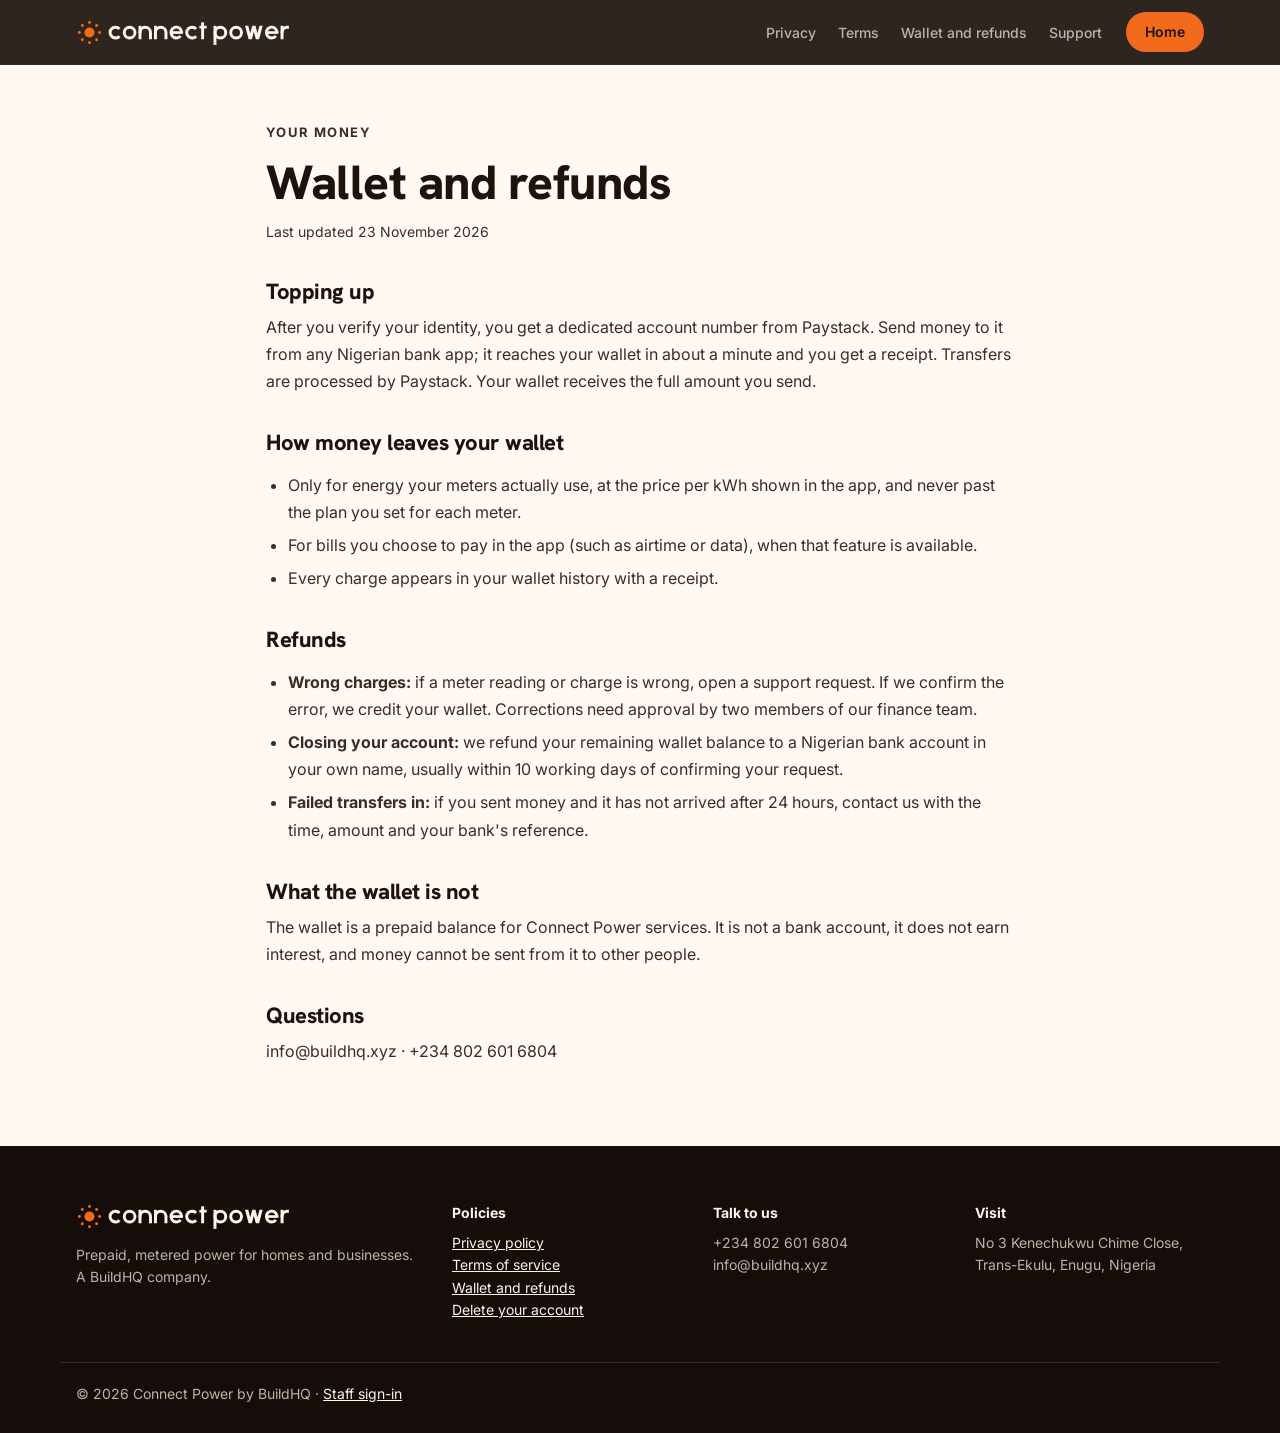
<file: wallet-and-refunds/index.html>
<!doctype html>
<html lang="en">
<head>
  <meta charset="utf-8">
  <meta name="viewport" content="width=device-width, initial-scale=1, viewport-fit=cover">
  <title>Wallet and refunds | Connect Power</title>
  <meta name="description" content="How the Connect Power wallet works, how to top up, and how refunds work.">
  <meta name="theme-color" content="#1C130D">
  <link rel="icon" href="/favicon.ico" sizes="48x48">
  <link rel="icon" href="/favicon.svg" type="image/svg+xml">
  <link rel="preconnect" href="https://fonts.googleapis.com">
  <link rel="preconnect" href="https://fonts.gstatic.com" crossorigin>
  <link rel="stylesheet" href="https://fonts.googleapis.com/css2?family=Hanken+Grotesk:wght@600;700;800&family=Inter:wght@400;500;600;700&display=swap">
  <link rel="stylesheet" href="/assets/styles.css">
  <link rel="stylesheet" href="/assets/legal.css">
</head>
<body>
  <header class="nav">
    <div class="wrap nav__inner">
      <a class="nav__logo" href="/" aria-label="Connect Power home"><img src="/assets/brand/connect-power-horizontal-reversed.svg" alt="Connect Power" width="190" height="30"></a>
      <nav class="nav__links" aria-label="Policies">
        <a href="/privacy/">Privacy</a><a href="/terms/">Terms</a><a href="/wallet-and-refunds/">Wallet and refunds</a><a href="/support/">Support</a>
      </nav>
      <a class="btn btn--sun btn--sm" href="/">Home</a>
    </div>
  </header>
  <main id="main" class="legal wrap">
    <p class="kicker">Your money</p>
    <h1>Wallet and refunds</h1>
    <p class="legal__updated">Last updated 23 November 2026</p>

<h2>Topping up</h2>
<p>After you verify your identity, you get a dedicated account number from Paystack. Send money to it from any Nigerian bank app; it reaches your wallet in about a minute and you get a receipt. Transfers are processed by Paystack. Your wallet receives the full amount you send.</p>

<h2>How money leaves your wallet</h2>
<ul>
  <li>Only for energy your meters actually use, at the price per kWh shown in the app, and never past the plan you set for each meter.</li>
  <li>For bills you choose to pay in the app (such as airtime or data), when that feature is available.</li>
  <li>Every charge appears in your wallet history with a receipt.</li>
</ul>

<h2>Refunds</h2>
<ul>
  <li><b>Wrong charges:</b> if a meter reading or charge is wrong, open a support request. If we confirm the error, we credit your wallet. Corrections need approval by two members of our finance team.</li>
  <li><b>Closing your account:</b> we refund your remaining wallet balance to a Nigerian bank account in your own name, usually within 10 working days of confirming your request.</li>
  <li><b>Failed transfers in:</b> if you sent money and it has not arrived after 24 hours, contact us with the time, amount and your bank's reference.</li>
</ul>

<h2>What the wallet is not</h2>
<p>The wallet is a prepaid balance for Connect Power services. It is not a bank account, it does not earn interest, and money cannot be sent from it to other people.</p>

<h2>Questions</h2>
<p>info@buildhq.xyz · +234 802 601 6804</p>
  </main>
  <footer class="footer">
    <div class="wrap footer__grid">
      <div><img src="/assets/brand/connect-power-horizontal-reversed.svg" alt="Connect Power" width="190" height="30"><p>Prepaid, metered power for homes and businesses. A BuildHQ company.</p></div>
      <div><p class="footer__h">Policies</p><p><a href="/privacy/">Privacy policy</a><br><a href="/terms/">Terms of service</a><br><a href="/wallet-and-refunds/">Wallet and refunds</a><br><a href="/delete-account/">Delete your account</a></p></div>
      <div><p class="footer__h">Talk to us</p><p>+234 802 601 6804<br>info@buildhq.xyz</p></div>
      <div><p class="footer__h">Visit</p><p>No 3 Kenechukwu Chime Close, Trans-Ekulu, Enugu, Nigeria</p></div>
    </div>
    <div class="wrap footer__base">© 2026 Connect Power by BuildHQ · <a href="/admin/">Staff sign-in</a></div>
  </footer>
</body>
</html>
</file>
<file: assets/styles.css>
/* Connect Power landing page. Colours and type from the Connect Power design system. */
:root {
  --sun: #f26a1b;
  --sun-deep: #c2410c;
  --sun-soft: #ffe7d6;
  --night: #1c130d;
  --night-2: #261b14;
  --night-3: #31241b;
  --daylight: #fff4e8;
  --page: #fff9f2;
  --card: #ffffff;
  --ink: #1c130d;
  --ink-muted: #6b5a4e;
  --on-night: #fff4e8;
  --on-night-muted: #c2b2a3;
  --line: #eadccd;
  --line-dark: #3a2c22;
  --power-on: #15803d;
  --power-on-soft: #dcfce7;
  --chart-2: #2563eb;
  --display: "Hanken Grotesk", Inter, system-ui, sans-serif;
  --text: Inter, system-ui, -apple-system, "Segoe UI", Roboto, sans-serif;
  --r-sm: 8px; --r-md: 14px; --r-lg: 24px;
  --shadow: 0 1px 2px rgba(28, 19, 13, .06), 0 4px 16px rgba(28, 19, 13, .06);
  --gutter: max(16px, env(safe-area-inset-left, 0px));
}

* { box-sizing: border-box; }
html { scroll-behavior: smooth; -webkit-text-size-adjust: 100%; }
body { margin: 0; background: var(--page); color: var(--ink); font: 400 16px/1.6 var(--text); }
img { max-width: 100%; display: block; }
a { color: var(--sun-deep); }
h1, h2, h3 { font-family: var(--display); line-height: 1.1; margin: 0; text-wrap: balance; }
h2 { font-size: clamp(28px, 4vw, 44px); font-weight: 800; letter-spacing: -.5px; }
h3 { font-size: 19px; font-weight: 700; }
p { margin: 0; }
.mono { font-variant-numeric: tabular-nums; letter-spacing: .5px; }
.wrap { width: 100%; max-width: 1160px; margin: 0 auto; padding-left: var(--gutter); padding-right: max(16px, env(safe-area-inset-right, 0px)); }
:focus-visible { outline: 2px solid var(--sun); outline-offset: 3px; border-radius: 6px; }
.skip { position: absolute; left: -999px; top: 8px; background: var(--sun); color: var(--night); padding: 8px 14px; border-radius: 999px; z-index: 50; font-weight: 700; }
.skip:focus { left: 12px; }

/* Buttons */
.btn { display: inline-flex; align-items: center; justify-content: center; min-height: 52px; padding: 0 26px; border-radius: 999px; font: 600 16px/1 var(--text); text-decoration: none; border: 1.5px solid transparent; cursor: pointer; transition: transform .12s, background .12s; }
.btn:active { transform: scale(.98); }
.btn--sun { background: var(--sun); color: var(--night); }
.btn--sun:hover { background: #ff8a47; }
.btn--ghost { color: var(--on-night); border-color: rgba(255, 244, 232, .35); }
.btn--ghost:hover { border-color: var(--on-night); }
.btn--sm { min-height: 40px; padding: 0 18px; font-size: 14px; white-space: nowrap; }
@media (max-width: 400px) { .nav__logo img { height: 24px; } .nav .btn--sm { padding: 0 14px; } }

/* Nav */
.nav { position: sticky; top: 0; z-index: 20; background: rgba(28, 19, 13, .92); backdrop-filter: blur(10px); border-bottom: 1px solid var(--line-dark); padding-top: env(safe-area-inset-top, 0px); }
.nav__inner { display: flex; align-items: center; gap: 24px; min-height: 64px; }
.nav__logo img { height: 28px; width: auto; }
.nav__links { display: flex; gap: 22px; margin-left: auto; }
.nav__links a { color: var(--on-night-muted); text-decoration: none; font: 500 14px var(--text); }
.nav__links a:hover { color: var(--on-night); }
@media (max-width: 860px) { .nav__links { display: none; } .nav .btn { margin-left: auto; } }

/* Hero */
.hero { background: var(--night); color: var(--on-night); overflow: hidden; position: relative; }
.hero__grid { display: grid; grid-template-columns: 1.05fr .95fr; gap: 40px; align-items: center; padding-top: 72px; padding-bottom: 88px; }
.eyebrow { display: inline-flex; align-items: center; gap: 8px; font: 600 13px var(--text); letter-spacing: .3px; color: var(--on-night-muted); border: 1px solid var(--line-dark); border-radius: 999px; padding: 6px 14px; margin-bottom: 24px; }
.dot { width: 8px; height: 8px; border-radius: 50%; background: var(--sun); box-shadow: 0 0 0 4px rgba(242, 106, 27, .25); }
.hero h1 { font-size: clamp(40px, 6.4vw, 76px); font-weight: 800; letter-spacing: -1.5px; }
.hero h1 em { font-style: normal; color: var(--sun); }
.lead { font-size: clamp(17px, 1.6vw, 20px); color: var(--on-night-muted); max-width: 34em; margin: 22px 0 32px; }
.hero__ctas { display: flex; flex-wrap: wrap; gap: 12px; }
.hero__dial { display: flex; flex-wrap: wrap; align-items: baseline; gap: 6px 14px; margin-top: 36px; padding-top: 24px; border-top: 1px solid var(--line-dark); color: var(--on-night-muted); font-size: 14px; }
.hero__dial strong { color: var(--on-night); font: 700 26px var(--text); }
.hero__dial-note { width: 100%; font-size: 13px; }
.hero__visual { position: relative; min-height: 460px; }
.hero__sun { position: absolute; inset: 0; margin: auto; width: min(100%, 440px); height: auto; aspect-ratio: 1; }
.hero__sun .hub { fill: var(--sun); }
.hero__sun .ring circle { fill: var(--sun); opacity: .9; animation: glow 4.8s ease-in-out infinite; transform-origin: center; }
.hero__sun .ring circle:nth-child(2) { animation-delay: .6s } .hero__sun .ring circle:nth-child(3) { animation-delay: 1.2s }
.hero__sun .ring circle:nth-child(4) { animation-delay: 1.8s } .hero__sun .ring circle:nth-child(5) { animation-delay: 2.4s }
.hero__sun .ring circle:nth-child(6) { animation-delay: 3s } .hero__sun .ring circle:nth-child(7) { animation-delay: 3.6s }
.hero__sun .ring circle:nth-child(8) { animation-delay: 4.2s }
@keyframes glow { 0%, 100% { opacity: .9 } 50% { opacity: .35 } }

.card { background: var(--card); color: var(--ink); border-radius: var(--r-md); box-shadow: 0 18px 50px rgba(0, 0, 0, .35); padding: 18px 20px; }
.card--balance { position: absolute; left: 0; bottom: 34px; width: 270px; background: var(--night-3); color: var(--on-night); border: 1px solid var(--line-dark); border-radius: var(--r-lg); }
.card--balance .label { font: 600 13px var(--text); color: var(--on-night-muted); }
.card--balance .amount { font: 700 38px/1.15 var(--text); letter-spacing: -1px; font-variant-numeric: tabular-nums; }
.card--balance .amount small { font-size: 19px; color: var(--on-night-muted); letter-spacing: 0; }
.card--balance .hours { display: flex; align-items: center; gap: 8px; font-weight: 600; margin-top: 6px; }
.glow { width: 10px; height: 10px; border-radius: 50%; background: var(--sun); box-shadow: 0 0 0 5px rgba(242, 106, 27, .28); }
.card--meter { position: absolute; right: 0; top: 36px; width: 280px; }
.card--meter .row { display: flex; justify-content: space-between; align-items: center; gap: 10px; font-family: var(--display); }
.card--meter .sub { color: var(--ink-muted); font-size: 14px; margin-top: 4px; }
.chip { display: inline-flex; align-items: center; gap: 6px; padding: 3px 10px 3px 8px; border-radius: 999px; font: 600 13px var(--text); }
.chip::before { content: ""; width: 8px; height: 8px; border-radius: 50%; }
.chip--on { background: var(--power-on-soft); color: var(--power-on); }
.chip--on::before { background: var(--power-on); }

@media (max-width: 900px) {
  .hero__grid { grid-template-columns: 1fr; padding-top: 48px; padding-bottom: 56px; }
  .hero__visual { min-height: 360px; }
  .card--balance { left: 0; bottom: 0; width: min(270px, 80%); }
  .card--meter { right: 0; top: 0; width: min(280px, 86%); }
}

/* Sections */
.section { padding: 96px 0; }
.section--light { background: var(--daylight); }
.section--dark { background: var(--night); color: var(--on-night); }
.section__head { max-width: 760px; margin-bottom: 48px; }
.kicker { font: 700 13px var(--text); letter-spacing: 1.4px; text-transform: uppercase; color: var(--sun-deep); margin-bottom: 14px; }
.kicker--sun { color: var(--sun); }
.sub { font-size: 18px; color: var(--ink-muted); margin-top: 18px; max-width: 40em; }
.section--dark .sub { color: var(--on-night-muted); }
@media (max-width: 700px) { .section { padding: 64px 0; } .section__head { margin-bottom: 32px; } }

/* Compare */
.compare { display: grid; gap: 20px; max-width: 760px; }
.compare__item { display: grid; grid-template-columns: 1fr auto; gap: 8px 16px; align-items: baseline; }
.compare__label { font: 600 16px var(--text); }
.compare__value { font: 800 30px var(--display); font-variant-numeric: tabular-nums; }
.compare__value small { font: 500 15px var(--text); color: var(--ink-muted); }
.bar { grid-column: 1 / -1; height: 14px; background: var(--card); border-radius: 999px; overflow: hidden; border: 1px solid var(--line); }
.bar span { display: block; height: 100%; border-radius: 999px; }
.compare__item--gen .bar span { background: #8c7a6c; }
.compare__item--cp .bar span { background: var(--sun); }
.compare__note { color: var(--ink-muted); }

/* Steps */
.steps { list-style: none; padding: 0; margin: 0; display: grid; grid-template-columns: repeat(3, 1fr); gap: 20px; }
.step { background: var(--card); border: 1px solid var(--line); border-radius: var(--r-md); padding: 28px; box-shadow: var(--shadow); }
.step__n { display: grid; place-items: center; width: 44px; height: 44px; border-radius: 50%; background: var(--sun); color: var(--night); font: 800 18px var(--display); margin-bottom: 20px; }
.step p { color: var(--ink-muted); margin-top: 10px; }
@media (max-width: 860px) { .steps { grid-template-columns: 1fr; } }

/* Plans */
.plans { display: grid; grid-template-columns: repeat(3, 1fr); gap: 18px; max-width: 920px; }
.plan { position: relative; background: var(--card); border: 1.5px solid var(--line); border-radius: var(--r-md); padding: 28px; }
.plan--best { border-color: var(--sun-deep); background: var(--sun-soft); }
.plan__tag { position: absolute; top: -12px; right: 20px; background: var(--sun); color: var(--night); font: 700 12px var(--text); padding: 3px 10px; border-radius: 999px; }
.plan__price { font: 800 44px/1.1 var(--display); margin: 12px 0 8px; font-variant-numeric: tabular-nums; }
.plan__note { color: var(--ink-muted); }
.plans__more { margin-top: 28px; color: var(--ink-muted); max-width: 46em; }
@media (max-width: 760px) { .plans { grid-template-columns: 1fr; } }

/* Try (USSD) */
.try { display: grid; grid-template-columns: 1fr auto; gap: 64px; align-items: center; }
.try__steps { margin: 28px 0 0; padding-left: 22px; color: var(--on-night-muted); display: grid; gap: 10px; }
.try__steps b { color: var(--on-night); }
.try__live { margin-top: 28px; color: var(--on-night-muted); }
.try__live a { color: var(--sun); }
.try__fine { margin-top: 10px; font-size: 13px; color: var(--on-night-muted); opacity: .8; }
@media (max-width: 900px) { .try { grid-template-columns: 1fr; gap: 40px; } .phone { justify-self: center; } }

.phone { width: 300px; max-width: 100%; background: linear-gradient(180deg, #2a1f18, #17100b); border: 1px solid var(--line-dark); border-radius: 40px; padding: 18px 18px 22px; box-shadow: 0 30px 80px rgba(0, 0, 0, .5), inset 0 1px 0 rgba(255, 255, 255, .06); }
.phone__speaker { width: 60px; height: 6px; border-radius: 999px; background: #0d0906; margin: 0 auto 14px; }
.phone__screen { background: #dfe7cf; color: #1a2410; border-radius: 12px; height: 250px; display: flex; flex-direction: column; overflow: hidden; border: 3px solid #0d0906; font-family: "Courier New", ui-monospace, monospace; }
.phone__status { display: flex; justify-content: space-between; font-size: 12px; padding: 6px 10px; border-bottom: 1px solid rgba(26, 36, 16, .25); font-weight: 700; }
.phone__view { flex: 1; padding: 10px 12px; font-size: 14px; line-height: 1.4; white-space: pre-wrap; overflow-y: auto; }
.phone__view .dial { font-size: 24px; text-align: right; word-break: break-all; margin-top: 64px; }
.phone__view .hint { font-size: 12px; opacity: .7; }
.phone__view .reply { margin-top: 8px; border-top: 1px dashed rgba(26, 36, 16, .4); padding-top: 6px; display: flex; justify-content: space-between; }
.phone__view .reply b { min-width: 20px; display: inline-block; border-bottom: 2px solid #1a2410; }
.phone__view .busy { margin-top: 70px; text-align: center; }
.phone__keys { display: grid; grid-template-columns: repeat(3, 1fr); gap: 10px; margin-top: 18px; }
.key { min-height: 46px; border-radius: 14px; border: 1px solid #3d2f25; background: #2b201a; color: var(--on-night); font: 700 20px var(--text); cursor: pointer; display: flex; flex-direction: column; align-items: center; justify-content: center; line-height: 1; transition: background .1s, transform .1s; }
.key small { font: 600 9px var(--text); letter-spacing: 1px; color: var(--on-night-muted); margin-top: 3px; }
.key:hover { background: #3a2c22; }
.key:active, .key.is-pressed { transform: scale(.95); background: #45352a; }
.key--call { background: #15803d; border-color: #15803d; font-size: 22px; }
.key--call:hover { background: #16a34a; }
.key--end { background: #9b1c1c; border-color: #9b1c1c; }
.key--end:hover { background: #b91c1c; }
.key--soft { font-size: 18px; }
.phone__shortcut { display: block; width: 100%; margin-top: 14px; min-height: 42px; border-radius: 999px; border: 1.5px dashed rgba(242, 106, 27, .6); background: transparent; color: var(--sun); font: 600 14px var(--text); cursor: pointer; }
.phone__shortcut:hover { background: rgba(242, 106, 27, .1); }

/* App */
.app { display: grid; grid-template-columns: 1fr 380px; gap: 64px; align-items: center; }
.features { list-style: none; padding: 0; margin: 28px 0 0; display: grid; gap: 16px; }
.features li { position: relative; padding-left: 30px; color: var(--ink-muted); }
.features li::before { content: ""; position: absolute; left: 0; top: 7px; width: 12px; height: 12px; border-radius: 50%; background: var(--sun); box-shadow: 0 0 0 4px var(--sun-soft); }
.features b { color: var(--ink); }
.app__soon { margin-top: 28px; font-weight: 600; }
.mock { background: var(--page); border: 10px solid var(--night); border-radius: 44px; padding: 22px 18px 26px; box-shadow: 0 30px 70px rgba(28, 19, 13, .22); display: grid; gap: 16px; }
.mock__bar { display: flex; align-items: center; gap: 10px; font: 700 17px var(--display); }
.card--flat { position: static; width: auto; box-shadow: none; }
.mock__actions { display: flex; gap: 8px; margin-top: 14px; }
.pill { flex: 1; text-align: center; padding: 10px 0; border-radius: 999px; font: 600 14px var(--text); }
.pill--sun { background: var(--sun); color: var(--night); }
.pill--line { border: 1.5px solid var(--on-night-muted); color: var(--on-night); }
.mock__switch { display: flex; align-items: center; gap: 16px; background: var(--card); border: 1px solid var(--line); border-radius: var(--r-md); padding: 14px; }
.mock__switch svg { width: 72px; height: 72px; flex: none; }
.mock__switch .hub, .mock__switch .dots circle { fill: var(--sun); }
.mock__switch b { display: block; font: 700 17px var(--display); }
.mock__switch span { color: var(--ink-muted); font-size: 14px; }
.mock__bars { display: flex; align-items: flex-end; gap: 10px; height: 90px; background: var(--card); border: 1px solid var(--line); border-radius: var(--r-md); padding: 14px; }
.mock__bars span { flex: 1; background: var(--sun); border-radius: 4px 4px 0 0; }
.mock__bars span.today { background: var(--sun-deep); }
@media (max-width: 900px) { .app { grid-template-columns: 1fr; } .app__mock { max-width: 380px; } }

/* Impact */
.stats { display: grid; grid-template-columns: repeat(4, 1fr); gap: 18px; margin-bottom: 40px; }
.stat { background: var(--card); border: 1px solid var(--line); border-radius: var(--r-md); padding: 24px; }
.stat__n { display: block; font: 800 44px/1 var(--display); color: var(--sun-deep); }
.stat__l { display: block; margin-top: 10px; color: var(--ink-muted); }
.who { display: grid; grid-template-columns: repeat(3, 1fr); gap: 32px; }
.who p { color: var(--ink-muted); margin-top: 8px; }
@media (max-width: 860px) { .stats { grid-template-columns: repeat(2, 1fr); } .who { grid-template-columns: 1fr; gap: 20px; } }

/* Roadmap */
.roadmap { list-style: none; padding: 0; margin: 0; display: grid; grid-template-columns: repeat(4, 1fr); gap: 18px; counter-reset: r; }
.roadmap li { border-top: 4px solid var(--line); padding-top: 20px; }
.roadmap li.is-now { border-top-color: var(--sun); }
.roadmap__when { font: 700 13px var(--text); letter-spacing: 1px; text-transform: uppercase; color: var(--ink-muted); }
.roadmap li.is-now .roadmap__when { color: var(--sun-deep); }
.roadmap h3 { margin-top: 8px; }
.roadmap p { color: var(--ink-muted); margin-top: 8px; }
@media (max-width: 860px) { .roadmap { grid-template-columns: 1fr; } }

/* Pilot */
.pilot { display: grid; grid-template-columns: 1fr 420px; gap: 64px; align-items: start; }
.contact { margin-top: 32px; display: grid; gap: 14px; }
.contact span { display: block; font-size: 13px; color: var(--on-night-muted); }
.contact b { font-size: 20px; }
.form { background: var(--night-2); border: 1px solid var(--line-dark); border-radius: var(--r-lg); padding: 28px; display: grid; gap: 8px; }
.form label { font: 600 14px var(--text); color: var(--on-night-muted); margin-top: 8px; }
.form input, .form select { min-height: 50px; border-radius: var(--r-sm); border: 1.5px solid #7a6656; background: var(--night); color: var(--on-night); padding: 0 14px; font: 400 16px var(--text); }
.form input::placeholder { color: #a8978a; }
.form input:focus, .form select:focus { outline: 2px solid var(--sun); outline-offset: 1px; border-color: var(--sun); }
.form .btn { margin-top: 18px; }
.form__msg { min-height: 24px; font-size: 14px; color: var(--on-night-muted); }
.form__msg.is-ok { color: #4ade80; }
.form__msg.is-err { color: #f87171; }
@media (max-width: 900px) { .pilot { grid-template-columns: 1fr; gap: 36px; } }

/* Footer */
.footer { background: #140d09; color: var(--on-night-muted); padding: 56px 0 calc(28px + env(safe-area-inset-bottom, 0px)); font-size: 14px; }
.footer__grid { display: grid; grid-template-columns: 1.5fr 1fr 1fr 1fr; gap: 32px; }
.footer__grid img { height: 28px; width: auto; margin-bottom: 14px; }
.footer__h { color: var(--on-night); font-weight: 700; margin-bottom: 8px; }
.footer__code { color: var(--sun); font-size: 20px; font-weight: 700; }
.footer__base { margin-top: 40px; padding-top: 20px; border-top: 1px solid var(--line-dark); }
.footer__links { display: flex; flex-wrap: wrap; gap: 8px 18px; }
.footer__links a { color: var(--on-night-muted); text-decoration: none; }
.footer__links a:hover { color: var(--on-night); }
@media (max-width: 760px) { .footer__grid { grid-template-columns: 1fr 1fr; } }

@media (prefers-reduced-motion: reduce) {
  html { scroll-behavior: auto; }
  *, *::before, *::after { animation: none !important; transition: none !important; }
}
</file>
<file: admin/assets/index-BQkK8ljn.css>
@import"https://fonts.googleapis.com/css2?family=Hanken+Grotesk:wght@600;700;800&family=Inter:wght@400;500;600;700&display=swap";:root,[data-theme=light]{--sun: #f26a1b;--sun-deep: #c2410c;--night: #1c130d;--daylight: #fff4e8;--surface-page: #fff9f2;--surface-card: #ffffff;--surface-sunken: #fff4e8;--surface-raised: #ffffff;--surface-inverse: #1c130d;--surface-hero: #1c130d;--ink-on-hero: #fff4e8;--ink-on-hero-muted: #c2b2a3;--ink: #1c130d;--ink-muted: #6b5a4e;--ink-subtle: #7d6b5d;--ink-inverse: #fff4e8;--border: #eadccd;--border-strong: #a18d7d;--focus-ring: #c2410c;--action: #c2410c;--action-hover: #9a3412;--on-action: #ffffff;--action-soft: #ffe7d6;--power-on: #15803d;--power-on-soft: #dcfce7;--power-off: #6b5a4e;--warning: #a16207;--warning-soft: #fef9c3;--danger: #b91c1c;--danger-soft: #fee2e2;--info: #1d4ed8;--chart-1: #f26a1b;--chart-2: #2563eb;--chart-3: #6b5a4e;--chart-grid: #eadccd;--shadow-card: 0 1px 2px rgba(28,19,13,.06), 0 4px 16px rgba(28,19,13,.06);--shadow-raised: 0 8px 32px rgba(28,19,13,.16);--shadow-glow: 0 0 0 6px rgba(242,106,27,.18);color-scheme:light}@media (prefers-color-scheme: dark){:root:not([data-theme=light]){--sun: #f26a1b;--sun-deep: #ff8a47;--night: #1c130d;--daylight: #fff4e8;--surface-page: #1c130d;--surface-card: #261b14;--surface-sunken: #140d09;--surface-raised: #31241b;--surface-inverse: #fff4e8;--surface-hero: #31241b;--ink-on-hero: #fff4e8;--ink-on-hero-muted: #c2b2a3;--ink: #fff4e8;--ink-muted: #c2b2a3;--ink-subtle: #a8978a;--ink-inverse: #1c130d;--border: #3a2c22;--border-strong: #7a6656;--focus-ring: #ff8a47;--action: #f26a1b;--action-hover: #ff8a47;--on-action: #1c130d;--action-soft: #3d2312;--power-on: #4ade80;--power-on-soft: #123821;--power-off: #c2b2a3;--warning: #facc15;--warning-soft: #3a2f08;--danger: #f87171;--danger-soft: #3f1414;--info: #93c5fd;--chart-1: #f26a1b;--chart-2: #60a5fa;--chart-3: #a8978a;--chart-grid: #3a2c22;--shadow-card: 0 1px 2px rgba(0,0,0,.5);--shadow-raised: 0 8px 32px rgba(0,0,0,.6);--shadow-glow: 0 0 0 6px rgba(242,106,27,.28);color-scheme:dark}}[data-theme=dark]{--sun: #f26a1b;--sun-deep: #ff8a47;--night: #1c130d;--daylight: #fff4e8;--surface-page: #1c130d;--surface-card: #261b14;--surface-sunken: #140d09;--surface-raised: #31241b;--surface-inverse: #fff4e8;--surface-hero: #31241b;--ink-on-hero: #fff4e8;--ink-on-hero-muted: #c2b2a3;--ink: #fff4e8;--ink-muted: #c2b2a3;--ink-subtle: #a8978a;--ink-inverse: #1c130d;--border: #3a2c22;--border-strong: #7a6656;--focus-ring: #ff8a47;--action: #f26a1b;--action-hover: #ff8a47;--on-action: #1c130d;--action-soft: #3d2312;--power-on: #4ade80;--power-on-soft: #123821;--power-off: #c2b2a3;--warning: #facc15;--warning-soft: #3a2f08;--danger: #f87171;--danger-soft: #3f1414;--info: #93c5fd;--chart-1: #f26a1b;--chart-2: #60a5fa;--chart-3: #a8978a;--chart-grid: #3a2c22;--shadow-card: 0 1px 2px rgba(0,0,0,.5);--shadow-raised: 0 8px 32px rgba(0,0,0,.6);--shadow-glow: 0 0 0 6px rgba(242,106,27,.28);color-scheme:dark}:root{--space-1: 4px;--space-2: 8px;--space-3: 12px;--space-4: 16px;--space-5: 20px;--space-6: 24px;--space-8: 32px;--space-12: 48px;--radius-sm: 8px;--radius-md: 14px;--radius-lg: 24px;--radius-pill: 999px;--duration-fast: .12s;--duration-base: .22s;--duration-sun: 1.2s;--font-display: "Hanken Grotesk", Inter, system-ui, sans-serif;--font-text: Inter, system-ui, -apple-system, "Segoe UI", Roboto, sans-serif}.cp-text-display{font-family:var(--font-display);font-size:34px;line-height:38px;font-weight:800;letter-spacing:-.5px}.cp-text-heading-1{font-family:var(--font-display);font-size:26px;line-height:32px;font-weight:800;letter-spacing:-.3px}.cp-text-heading-2{font-family:var(--font-display);font-size:20px;line-height:26px;font-weight:700}.cp-text-heading-3{font-family:var(--font-display);font-size:17px;line-height:22px;font-weight:700}.cp-text-amount-xl{font-family:var(--font-text);font-size:40px;line-height:44px;font-weight:700;letter-spacing:-1px;font-variant-numeric:tabular-nums}.cp-text-amount-lg{font-family:var(--font-text);font-size:24px;line-height:30px;font-weight:700;font-variant-numeric:tabular-nums}.cp-text-amount-md{font-family:var(--font-text);font-size:16px;line-height:22px;font-weight:600;font-variant-numeric:tabular-nums}.cp-text-amount-kobo{font-family:var(--font-text);font-size:20px;line-height:44px;font-weight:600;font-variant-numeric:tabular-nums}.cp-text-body{font-family:var(--font-text);font-size:16px;line-height:24px;font-weight:400}.cp-text-body-strong{font-family:var(--font-text);font-size:16px;line-height:24px;font-weight:600}.cp-text-body-sm{font-family:var(--font-text);font-size:14px;line-height:20px;font-weight:400}.cp-text-label{font-family:var(--font-text);font-size:13px;line-height:16px;font-weight:600;letter-spacing:.2px}.cp-text-caption{font-family:var(--font-text);font-size:12px;line-height:16px;font-weight:500}body{margin:0;background:var(--surface-page);color:var(--ink);font-family:var(--font-text);font-size:16px;line-height:24px}.cp-pad{padding:var(--space-4)}.cp-row{display:flex;flex-wrap:wrap;gap:var(--space-3);align-items:center}.cp-col{display:flex;flex-direction:column;gap:var(--space-3)}.cp-num{font-variant-numeric:tabular-nums}:focus-visible{outline:2px solid var(--focus-ring);outline-offset:2px}@media (prefers-reduced-motion: reduce){*{animation:none!important;transition:none!important}}.cp-btn{display:inline-flex;align-items:center;justify-content:center;gap:var(--space-2);min-height:48px;padding:0 var(--space-5);border-radius:var(--radius-pill);border:1.5px solid transparent;font:600 16px/20px var(--font-text);cursor:pointer;transition:background var(--duration-fast),transform var(--duration-fast)}.cp-btn:active{transform:scale(.98)}.cp-btn--primary{background:var(--action);color:var(--on-action)}.cp-btn--primary:hover{background:var(--action-hover)}.cp-btn--secondary{background:var(--surface-card);color:var(--ink);border-color:var(--border-strong)}.cp-btn--ghost{background:transparent;color:var(--sun-deep)}.cp-btn--danger{background:var(--surface-card);color:var(--danger);border-color:var(--danger)}.cp-btn--lg{min-height:56px;width:100%;font-size:17px}.cp-btn--sm{min-height:36px;padding:0 var(--space-4);font-size:14px}.cp-btn[disabled]{background:var(--surface-sunken);color:var(--ink-subtle);border-color:var(--border);cursor:not-allowed}.cp-chip{display:inline-flex;align-items:center;gap:6px;padding:4px 10px 4px 8px;border-radius:var(--radius-pill);font:600 13px/16px var(--font-text);letter-spacing:.2px}.cp-chip:before{content:"";width:8px;height:8px;border-radius:50%;box-sizing:border-box}.cp-chip--on{background:var(--power-on-soft);color:var(--power-on)}.cp-chip--on:before{background:var(--power-on)}.cp-chip--off{background:var(--surface-sunken);color:var(--power-off)}.cp-chip--off:before{border:2px solid var(--power-off)}.cp-chip--offline{background:var(--warning-soft);color:var(--ink)}.cp-chip--offline:before{background:var(--warning);border-radius:2px;transform:rotate(45deg)}.cp-chip--neutral{background:var(--action-soft);color:var(--ink)}.cp-chip--neutral:before{display:none}.cp-card{background:var(--surface-card);border:1px solid var(--border);border-radius:var(--radius-md);box-shadow:var(--shadow-card);padding:var(--space-4)}.cp-balance{background:var(--surface-hero);color:var(--ink-on-hero);border-radius:var(--radius-lg);padding:var(--space-5);display:grid;gap:var(--space-4);position:relative;overflow:hidden;max-width:380px}.cp-balance__label{font:600 13px/16px var(--font-text);letter-spacing:.2px;color:var(--ink-on-hero-muted)}.cp-balance__amount{font:700 40px/44px var(--font-text);letter-spacing:-1px;font-variant-numeric:tabular-nums}.cp-balance__amount small{font:600 20px/44px var(--font-text);letter-spacing:0;color:var(--ink-on-hero-muted)}.cp-balance__hours{font:600 16px/24px var(--font-text);display:flex;align-items:center;gap:var(--space-2)}.cp-balance__hours:before{content:"";width:10px;height:10px;border-radius:50%;background:var(--sun);box-shadow:var(--shadow-glow)}.cp-balance__sun{position:absolute;right:-36px;top:-36px;width:150px;height:150px;opacity:.9}.cp-balance__actions{display:flex;gap:var(--space-2)}.cp-balance__actions .cp-btn{flex:1;min-height:44px}.cp-balance .cp-btn--secondary{background:transparent;color:var(--ink-on-hero);border-color:var(--ink-on-hero-muted)}.cp-balance .cp-btn--primary{background:var(--sun);color:var(--night)}.cp-sunswitch{display:grid;justify-items:center;gap:var(--space-2)}.cp-sunswitch__btn{position:relative;width:132px;height:132px;border-radius:50%;border:0;background:transparent;cursor:pointer;padding:0}.cp-sunswitch__btn svg{width:100%;height:100%}.cp-sunswitch__hub{fill:var(--surface-sunken);stroke:var(--border-strong);stroke-width:2;transition:fill var(--duration-base)}.cp-sunswitch__dot{fill:var(--border);transition:fill var(--duration-base)}.cp-sunswitch__icon{stroke:var(--ink-muted)}.cp-sunswitch.is-on .cp-sunswitch__hub{fill:var(--sun);stroke:var(--sun)}.cp-sunswitch.is-on .cp-sunswitch__dot{fill:var(--sun)}.cp-sunswitch.is-on .cp-sunswitch__icon{stroke:var(--night)}.cp-sunswitch__label{font:700 17px/22px var(--font-display)}.cp-sunswitch__hint{font:400 14px/20px var(--font-text);color:var(--ink-muted)}.cp-meter{display:grid;gap:var(--space-3);max-width:380px}.cp-meter__top{display:flex;justify-content:space-between;align-items:flex-start;gap:var(--space-3)}.cp-meter__name{font:700 17px/22px var(--font-display)}.cp-meter__sub{font:400 14px/20px var(--font-text);color:var(--ink-muted)}.cp-meter__stats{display:grid;grid-template-columns:repeat(3,1fr);gap:var(--space-2);background:var(--surface-sunken);border-radius:var(--radius-sm);padding:var(--space-3)}.cp-meter__stat b{display:block;font:600 16px/22px var(--font-text);font-variant-numeric:tabular-nums}.cp-meter__stat span{font:500 12px/16px var(--font-text);color:var(--ink-muted)}.cp-plans{display:grid;grid-template-columns:repeat(auto-fit,minmax(150px,1fr));gap:var(--space-3);max-width:520px}.cp-plan{position:relative;display:grid;gap:var(--space-1);padding:var(--space-4);border-radius:var(--radius-md);border:1.5px solid var(--border);background:var(--surface-card);cursor:pointer;text-align:left;font:inherit;color:inherit}.cp-plan__time{font:700 17px/22px var(--font-display)}.cp-plan__price{font:700 24px/30px var(--font-text);font-variant-numeric:tabular-nums}.cp-plan__note{font:400 14px/20px var(--font-text);color:var(--ink-muted)}.cp-plan.is-selected{border-color:var(--action);background:var(--action-soft)}.cp-plan__tag{position:absolute;top:-10px;right:var(--space-3);background:var(--sun);color:var(--night);font:700 12px/16px var(--font-text);padding:2px 8px;border-radius:var(--radius-pill)}.cp-otp{display:flex;gap:var(--space-2)}.cp-otp input{width:48px;height:56px;border-radius:var(--radius-sm);border:1.5px solid var(--border-strong);background:var(--surface-sunken);color:var(--ink);text-align:center;font:700 24px/30px var(--font-text);font-variant-numeric:tabular-nums}.cp-otp input:focus{border-color:var(--focus-ring);outline:2px solid var(--focus-ring);outline-offset:1px}.cp-otp--error input{border-color:var(--danger)}.cp-field-msg{font:500 13px/16px var(--font-text);color:var(--ink-muted)}.cp-field-msg--error{color:var(--danger)}.cp-txlist{list-style:none;margin:0;padding:0;background:var(--surface-card);border:1px solid var(--border);border-radius:var(--radius-md);max-width:420px}.cp-tx{display:grid;grid-template-columns:40px 1fr auto;gap:var(--space-3);align-items:center;padding:var(--space-3) var(--space-4)}.cp-tx+.cp-tx{border-top:1px solid var(--border)}.cp-tx__icon{width:40px;height:40px;border-radius:50%;display:grid;place-items:center;background:var(--surface-sunken);color:var(--ink-muted)}.cp-tx__icon--in{background:var(--power-on-soft);color:var(--power-on)}.cp-tx__icon--power{background:var(--action-soft);color:var(--sun-deep)}.cp-tx__title{font:600 16px/22px var(--font-text)}.cp-tx__meta{font:400 13px/18px var(--font-text);color:var(--ink-muted)}.cp-tx__amount{font:600 16px/22px var(--font-text);font-variant-numeric:tabular-nums;text-align:right}.cp-tx__amount--in{color:var(--power-on)}.cp-vacct{display:grid;gap:var(--space-3);max-width:380px}.cp-vacct__strip{display:flex;justify-content:space-between;align-items:center;gap:var(--space-3);background:var(--surface-sunken);border-radius:var(--radius-sm);padding:var(--space-3) var(--space-4)}.cp-vacct__number{font:700 24px/30px var(--font-text);letter-spacing:1.5px;font-variant-numeric:tabular-nums}.cp-vacct__bank{font:600 13px/16px var(--font-text);color:var(--ink-muted)}.cp-banner{display:grid;grid-template-columns:20px 1fr auto;gap:var(--space-3);align-items:start;padding:var(--space-3) var(--space-4);border-radius:var(--radius-md);font:400 14px/20px var(--font-text);color:var(--ink);max-width:480px}.cp-banner b{display:block;font-weight:600}.cp-banner svg{margin-top:2px}.cp-banner--warning{background:var(--warning-soft)}.cp-banner--warning svg{color:var(--warning)}.cp-banner--danger{background:var(--danger-soft)}.cp-banner--danger svg{color:var(--danger)}.cp-banner--info{background:var(--action-soft)}.cp-banner--info svg{color:var(--sun-deep)}.cp-banner__action{font:600 14px/20px var(--font-text);color:var(--sun-deep);background:none;border:0;padding:0;cursor:pointer}.cp-chart{max-width:420px}.cp-chart__head{display:flex;justify-content:space-between;align-items:baseline;margin-bottom:var(--space-3)}.cp-chart__total{font:700 24px/30px var(--font-text);font-variant-numeric:tabular-nums}.cp-chart svg{width:100%;height:auto;display:block}.cp-chart .bar{fill:var(--chart-1)}.cp-chart .bar--prev{fill:var(--chart-2)}.cp-chart .bar--today{fill:var(--sun-deep)}.cp-chart .grid{stroke:var(--chart-grid);stroke-width:1}.cp-chart .axis{fill:var(--ink-muted);font:500 12px var(--font-text)}.cp-seg{display:inline-flex;background:var(--surface-sunken);border-radius:var(--radius-pill);padding:3px}.cp-seg button{border:0;background:transparent;color:var(--ink-muted);font:600 13px/16px var(--font-text);padding:6px 12px;border-radius:var(--radius-pill);cursor:pointer}.cp-seg button[aria-pressed=true]{background:var(--surface-card);color:var(--ink);box-shadow:var(--shadow-card)}.cp-tabbar{display:grid;grid-template-columns:repeat(5,1fr);background:var(--surface-card);border-top:1px solid var(--border);max-width:420px;padding:var(--space-2) 0 var(--space-3)}.cp-tab{display:grid;justify-items:center;gap:2px;background:none;border:0;color:var(--ink-muted);font:600 12px/16px var(--font-text);cursor:pointer;padding:var(--space-1) 0}.cp-tab svg{width:24px;height:24px}.cp-tab[aria-current=page]{color:var(--sun-deep)}.cp-tab[aria-current=page]:after{content:"";width:5px;height:5px;border-radius:50%;background:var(--sun)}.cp-sunloader{width:48px;height:48px}.cp-sunloader circle{fill:var(--sun)}.cp-sunloader .d{opacity:.2;animation:cp-sun var(--duration-sun) linear infinite}@keyframes cp-sun{0%,to{opacity:.2}12%{opacity:1}40%{opacity:.2}}.cp-steps{list-style:none;margin:0;padding:0;display:grid;gap:0;max-width:380px}.cp-step{display:grid;grid-template-columns:28px 1fr;gap:var(--space-3);padding-bottom:var(--space-4);position:relative}.cp-step:not(:last-child):before{content:"";position:absolute;left:13px;top:28px;bottom:0;width:2px;background:var(--border)}.cp-step__dot{width:28px;height:28px;border-radius:50%;display:grid;place-items:center;font:700 13px/1 var(--font-text);border:2px solid var(--border-strong);background:var(--surface-card);color:var(--ink-muted);box-sizing:border-box}.cp-step--done .cp-step__dot{background:var(--power-on);border-color:var(--power-on);color:var(--surface-card)}.cp-step--done:before{background:var(--power-on)!important}.cp-step--current .cp-step__dot{border-color:var(--action);color:var(--sun-deep);box-shadow:var(--shadow-glow)}.cp-step__title{font:600 16px/22px var(--font-text)}.cp-step__meta{font:400 14px/20px var(--font-text);color:var(--ink-muted)}.cp-stats{display:grid;grid-template-columns:repeat(auto-fit,minmax(170px,1fr));gap:var(--space-3)}.cp-stat{background:var(--surface-card);border:1px solid var(--border);border-radius:var(--radius-md);padding:var(--space-4);display:grid;gap:var(--space-1)}.cp-stat__label{font:600 13px/16px var(--font-text);letter-spacing:.2px;color:var(--ink-muted)}.cp-stat__value{font:700 24px/30px var(--font-text);font-variant-numeric:tabular-nums}.cp-stat__delta{font:600 13px/16px var(--font-text);color:var(--ink-muted)}.cp-stat__delta--up{color:var(--power-on)}.cp-stat__delta--down{color:var(--danger)}.cp-stat svg{width:100%;height:28px}.cp-stat .spark{fill:none;stroke:var(--chart-1);stroke-width:2}.cp-stat .spark-fill{fill:var(--action-soft)}.cp-tablewrap{overflow-x:auto;background:var(--surface-card);border:1px solid var(--border);border-radius:var(--radius-md)}.cp-table{width:100%;border-collapse:collapse;font:400 14px/20px var(--font-text);min-width:640px}.cp-table th{text-align:left;font:600 13px/16px var(--font-text);letter-spacing:.2px;color:var(--ink-muted);padding:var(--space-3) var(--space-4);border-bottom:1px solid var(--border);background:var(--surface-sunken)}.cp-table td{padding:var(--space-3) var(--space-4);border-bottom:1px solid var(--border)}.cp-table tr:last-child td{border-bottom:0}.cp-table tbody tr:hover{background:var(--action-soft)}.cp-table .num{text-align:right;font-variant-numeric:tabular-nums}.cp-table .mono{font-variant-numeric:tabular-nums;color:var(--ink-muted)}*{box-sizing:border-box}body{margin:0;background:var(--surface-page);color:var(--ink);font:400 14px/20px var(--font-text)}a{color:var(--sun-deep);text-decoration:none}a:hover{text-decoration:underline}input,select,textarea{font:400 14px/20px var(--font-text);color:var(--ink);background:var(--surface-card);border:1.5px solid var(--border-strong);border-radius:var(--radius-sm);padding:8px 12px;min-height:40px;max-width:100%}textarea{width:100%;resize:vertical}input:focus,select:focus,textarea:focus{outline:2px solid var(--focus-ring);outline-offset:1px}code{font:500 12px/16px ui-monospace,monospace}.muted{color:var(--ink-muted)}.num{font-variant-numeric:tabular-nums}.num.pos{color:var(--power-on)}.big{font:700 28px/34px var(--font-text);margin:0 0 4px;font-variant-numeric:tabular-nums}.shell{display:grid;grid-template-columns:240px 1fr;min-height:100vh}.side{background:var(--night);color:var(--daylight);padding:20px 14px;display:flex;flex-direction:column;gap:4px;position:sticky;top:0;height:100vh;overflow-y:auto}.side__logo{height:26px;width:auto;margin:4px 8px;align-self:flex-start}.side__badge{align-self:flex-start;margin:0 8px 16px;font:700 11px/14px var(--font-text);letter-spacing:1px;text-transform:uppercase;color:var(--night);background:var(--sun);border-radius:999px;padding:2px 8px}.side nav{display:grid;gap:2px}.side__link{color:#c2b2a3;padding:8px 12px;border-radius:var(--radius-sm);font-weight:500}.side__link:hover{background:#31241b;color:var(--daylight);text-decoration:none}.side__link.is-active{background:#3d2312;color:var(--daylight);box-shadow:inset 3px 0 0 var(--sun)}.side__me{margin-top:auto;padding:16px 8px 0;border-top:1px solid #3a2c22;display:grid;gap:2px}.side__me span{color:#c2b2a3;font-size:12px}.side__me .cp-btn{justify-self:start;padding:0;color:#ff8a47}.main{min-width:0;padding:28px max(20px,3vw) 48px}.page{display:grid;gap:20px;max-width:1280px}.page__head{display:flex;flex-wrap:wrap;gap:12px;justify-content:space-between;align-items:flex-end}.page__head h1{margin:0}.page__sub{margin:4px 0 0;color:var(--ink-muted)}.page__actions{display:flex;gap:8px;align-items:center}.card{display:grid;gap:12px;padding:20px;min-width:0}.card__head{display:flex;justify-content:space-between;gap:12px;align-items:center}.card__head h2{margin:0}.grid2{display:grid;grid-template-columns:repeat(2,minmax(0,1fr));gap:16px}.grid3{display:grid;grid-template-columns:repeat(3,minmax(0,1fr));gap:16px}.form-grid{display:grid;grid-template-columns:repeat(auto-fit,minmax(200px,1fr));gap:12px;align-items:end}.row{display:flex;flex-wrap:wrap;gap:8px;align-items:center}.row.between{justify-content:space-between}.stack{display:grid;gap:8px}.toolbar{display:flex;flex-wrap:wrap;gap:8px;align-items:center}.toolbar input{min-width:260px;flex:1;max-width:420px}.field{display:grid;gap:4px}.field__label{font:600 13px/16px var(--font-text);color:var(--ink-muted);letter-spacing:.2px}.field__hint{font-size:12px;color:var(--ink-subtle)}.dl{display:grid;grid-template-columns:max-content 1fr;gap:6px 16px;margin:0}.dl dt{color:var(--ink-muted)}.dl dd{margin:0}.cp-table td.empty{text-align:center;color:var(--ink-muted);padding:28px}.cp-table code.details{display:block;max-width:360px;white-space:nowrap;overflow:hidden;text-overflow:ellipsis;color:var(--ink-muted)}.cp-table td input{min-width:180px}.pager{display:flex;gap:12px;align-items:center;justify-content:flex-end}.seg{display:inline-flex;background:var(--surface-sunken);border-radius:999px;padding:3px;gap:2px}.seg button{border:0;background:transparent;color:var(--ink-muted);font:600 13px/16px var(--font-text);padding:6px 12px;border-radius:999px;cursor:pointer}.seg button[aria-pressed=true]{background:var(--surface-card);color:var(--ink);box-shadow:var(--shadow-card)}.bars{margin:0;position:relative}.bars svg{width:100%;display:block}.bars__grid{stroke:var(--chart-grid);stroke-width:.15}.bars__axis{display:flex;font:500 11px/14px var(--font-text);color:var(--ink-muted);margin-top:4px}.bars__axis span{text-align:center;white-space:nowrap;overflow:visible}.bars__max{position:absolute;top:0;right:0;font:500 11px/14px var(--font-text);color:var(--ink-muted);background:var(--surface-card);padding:0 4px}.todo{list-style:none;margin:0;padding:0;display:grid;gap:8px}.todo li{display:flex;justify-content:space-between}.todo b{font-variant-numeric:tabular-nums}.signals{list-style:none;margin:0;padding:0;display:grid;gap:6px}.signal{padding:8px 12px 8px 30px;border-radius:var(--radius-sm);background:var(--surface-sunken);position:relative}.signal:before{content:"";position:absolute;left:12px;top:14px;width:9px;height:9px;border-radius:50%;background:var(--sun)}.signal--saving:before{background:var(--power-on)}.signal--warning:before{background:var(--warning);border-radius:2px;transform:rotate(45deg)}.ai__headline{font:700 17px/22px var(--font-display);margin:0}.tips{margin:0;padding-left:20px;color:var(--ink-muted)}.note{grid-template-columns:8px 1fr}.note__mark{width:8px;height:8px;border-radius:50%;background:currentColor;margin-top:6px;opacity:.6}.loader{display:flex;gap:12px;align-items:center;padding:24px;color:var(--ink-muted)}.loader .cp-sunloader{width:36px;height:36px}.split{display:grid;grid-template-columns:340px 1fr;gap:16px;align-items:start}.tickets{list-style:none;margin:0;padding:0;display:grid;gap:6px}.ticket{width:100%;text-align:left;display:grid;gap:2px;padding:10px 12px;border-radius:var(--radius-sm);border:1px solid var(--border);background:var(--surface-card);cursor:pointer;color:var(--ink);font:inherit}.ticket span{color:var(--ink-muted);font-size:12px}.ticket.is-active{border-color:var(--action);background:var(--action-soft)}.thread{list-style:none;margin:0;padding:0;display:grid;gap:8px}.thread li{padding:10px 12px;border-radius:var(--radius-sm);background:var(--surface-sunken);max-width:85%}.thread li.staff{justify-self:end;background:var(--action-soft)}.thread span{font-size:12px;color:var(--ink-muted)}.thread p{margin:4px 0 0;white-space:pre-wrap}.login{min-height:100vh;display:grid;place-items:center;background:var(--night);padding:24px 16px}.login__panel{width:min(420px,100%);background:#261b14;border:1px solid #3a2c22;border-radius:var(--radius-lg);padding:32px 28px;display:grid;gap:16px;color:var(--daylight)}.login__logo{height:28px;width:auto}.login__panel h1{margin:8px 0 0;color:var(--daylight)}.login__sub,.login__sent{margin:0;color:#c2b2a3}.login__form{display:grid;gap:12px}.login__form .field__label{color:#c2b2a3}.login__form input{background:#1c130d;color:var(--daylight);border-color:#7a6656;min-height:48px;font-size:16px}.login__code{letter-spacing:8px;font-variant-numeric:tabular-nums;font-size:22px!important;text-align:center}.login__form .cp-btn--primary{background:var(--sun);color:var(--night)}.login__form .cp-btn--ghost{color:#ff8a47;justify-self:start}.login__back{color:#c2b2a3;font-size:13px}@media (max-width: 1000px){.shell{grid-template-columns:1fr}.side{position:static;height:auto;flex-direction:row;flex-wrap:wrap;align-items:center}.side nav{display:flex;flex-wrap:wrap}.side__me{margin:0 0 0 auto;border:0;padding:0}.grid2,.grid3,.split{grid-template-columns:1fr}}
</file>
<file: assets/legal.css>
/* Policy pages: readable long-form text on the site's light background. */
.legal { max-width: 780px; padding-top: 56px; padding-bottom: 80px; }
.legal h1 { font-size: clamp(32px, 5vw, 48px); font-weight: 800; letter-spacing: -.5px; }
.legal__updated { color: var(--ink-muted); margin: 10px 0 32px; font-size: 14px; }
.legal h2 { font-size: 22px; margin: 36px 0 10px; }
.legal h3 { font-size: 17px; margin: 22px 0 6px; }
.legal p, .legal li { color: #3b2d23; line-height: 1.7; }
.legal ul, .legal ol { padding-left: 22px; display: grid; gap: 6px; }
.legal a { color: var(--sun-deep); }
.footer a { color: var(--daylight); }
</file>
